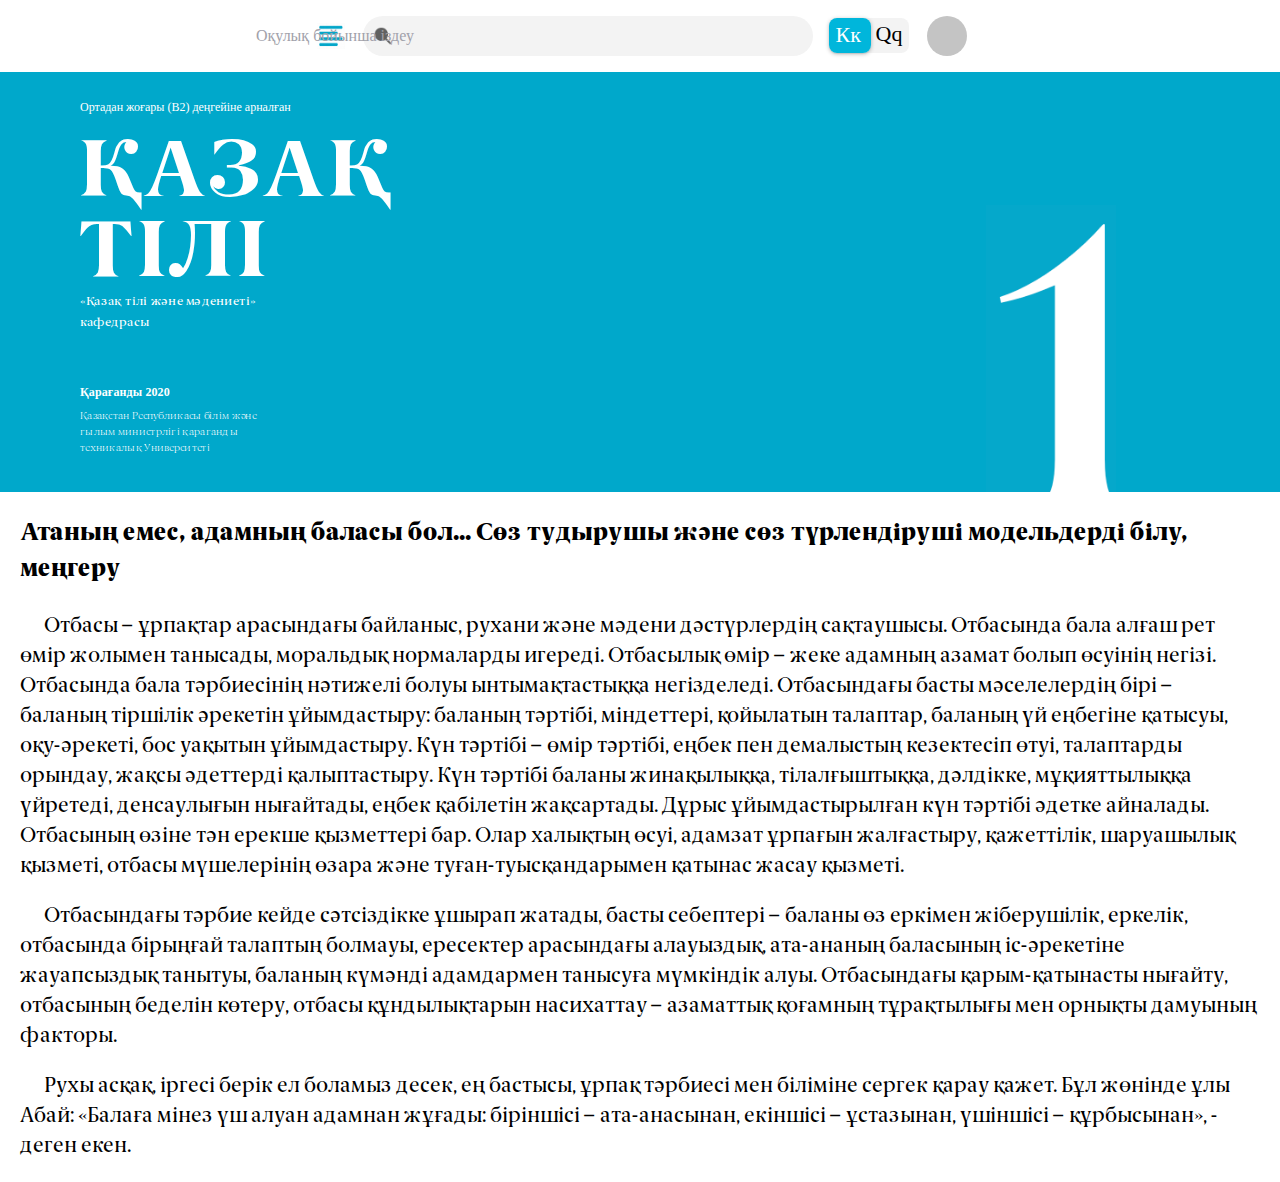
<file: index.html>
<!DOCTYPE.html>
<html>
<head>
	<link rel="stylesheet" type="text/css" href="course.css">
	<meta charset="utf-8">
	<meta name="viewport" content="width=device-width">
	<link rel="stylesheet" type="stylesheet/css" href="">
	<title>course</title>
</head>
	<body>
		<div class="wrapper">

			<div class="upper">
				<p class="logo">ҚАЗАҚ ТІЛІ</p>

				<input type="checkbox" id="modal"> 
				<label class="btn" for="modal"><img src="more.png" width="28" height="26" class="more"></label>

				<div class="find">
		 			<img src="find.png" width="20" class="find_img"> 
		 			<p class="find_text">Оқулық бойынша іздеу</p>
			 	</div>

			 	<div class="title">
			 			<p class="title_word">ҚАЗАҚ ТІЛІ</p>
			 		</div>

			 	<div class="lan">

			 		<div class="lanin">
			 			<p class="lanin_word">Кк</p>
			 		</div>

			 		<p class="q">Qq</p>

			 	</div>

			 	<div class="ava">
			 		
			 	</div>
			 
			 	


			 	<div class="menu">

			 		<div class="menu_title">
			 			<img src="info.png" width="24" height="24" class="info">
				 		<p class="menu_title_word">Мазмұны</p>
			 		</div>

			 		<div class="topics">
			 			<div class="first">
			 				<p class="first_topic1">1-такырып</p>
			 				<p class="first_name1">Атаның емес, адамның баласы бол...</p>
			 			</div>
			 			<div class="first2">
			 				<p class="first_topic">1-такырып</p>
			 				<p class="first_name">Атаның емес, адамның баласы бол...</p>
			 			</div>
			 			<div class="first2">
			 				<p class="first_topic">1-такырып</p>
			 				<p class="first_name">Атаның емес, адамның баласы бол...</p>
			 			</div>
			 			<div class="first2">
			 				<p class="first_topic">1-такырып</p>
			 				<p class="first_name">Атаның емес, адамның баласы бол...</p>
			 			</div>
			 			<div class="first2">
			 				<p class="first_topic">1-такырып</p>
			 				<p class="first_name">Атаның емес, адамның баласы бол...</p>
			 			</div>
			 		</div>

			 		<div class="dictionary">
			 			<img src="hz.png" width="20" height="20" class="dictionary_img">
			 			<p class="dictionary_word">Сөздік</p>
			 		</div>

			 		<div class="dictionary_text">
			 			<p>мазмұн — содержание</p>
						<p>мақсат — цель</p>
						<p>мақсаттылық — целесообразность; целеустремленность</p> 
						<p>маман — специалист </p>
						<p>мамандық — специальность </p>
						<p>маңызды — важный </p>
						<p>марапаттау — наградить </p>
						<p>мәдени — культурный </p>
						<p>мәжбүр — вынужденный </p>
						<p>мәжіліс — заседание </p>
						<p>мәлім — известный; известно </p>
						<p>мәлімдеу — заявить; извещать </p>
						<p>мәлімет — сведения </p>
						<p>мәміле — сделка</p>
						<p>мәпелеу — лелеять; относиться с любовью</p>
						<p>мекеме — учреждение </p>
						<p>мекен — место </p>
						<p>мекенжай — адрес </p>
						<p>меншік — собственность </p>
						<p>меңгеру — освоение </p>
						<p>меңгеруші — заведующий</p>
						<p>мерзім — срок</p>
						<p>мерейтой — юбилей</p>
						<p>мұрагер — наследник</p>
						<p>мұрагерлік — наследование</p>
						<p>мүдде — интерес</p>
						<p>мүлік — имущество</p>
						<p>мүмкіндік туғызу — предоставить возможность</p>
						<p>міндет — задача</p>
						<p>міндеттеме — обязательство</p>
						<p>міндеттену — обязываться; взять в обязательство</p>
						<p>міндетті — обязательный</p>
			 		</div>

			 	</div>

			</div>
			<div class="cover">
				<div class="cover_text">
					<p class="first_title">Ортадан жоғары (В2) деңгейіне арналған</p>
				 	<p class="second_title">ҚАЗАҚ ТІЛІ</p>
				 	<p class="third_title">«Қазақ тілі және мәдениеті» кафедрасы</p>
				 	<p class="fourth_title">Қарағанды 2020</p>
				 	<p class="fifth_title">Қазақстан Республикасы білім және ғылым министрлігі қарағанды техникалық Университеті</p>
				 	<!-- <p class="sixth_title">1</p> -->
				 	<img src="1.png" class="test">
				</div>
			</div>
			
			<div class="important_information">
				<p class="important_number">1–тақырып</p>
		 		<p class="important_title"><b>Атаның емес, адамның баласы бол... Сөз тудырушы және сөз түрлендіруші модельдерді білу, меңгеру
				</b></p>
				<p class="important_text">
					Отбасы – ұрпақтар арасындағы байланыс, рухани және мәдени дәстүрлердің сақтаушысы. Отбасында бала алғаш рет өмір жолымен танысады, моральдық нормаларды игереді. Отбасылық өмір – жеке адамның азамат болып өсуінің негізі. Отбасында бала тәрбиесінің нәтижелі болуы ынтымақтастыққа негізделеді. 
					Отбасындағы басты мәселелердің бірі – баланың тіршілік әрекетін ұйымдастыру: баланың тәртібі, міндеттері, қойылатын талаптар, баланың үй еңбегіне қатысуы, оқу-әрекеті, бос уақытын ұйымдастыру. Күн тәртібі – өмір тәртібі, еңбек пен демалыстың кезектесіп өтуі, талаптарды орындау, жақсы әдеттерді қалыптастыру. Күн тәртібі баланы жинақылыққа, тілалғыштыққа, дәлдікке, мұқияттылыққа үйретеді, денсаулығын нығайтады, еңбек қабілетін жақсартады. Дұрыс ұйымдастырылған күн тәртібі әдетке айналады. 
					Отбасының өзіне тән ерекше қызметтері бар. Олар халықтың өсуі, адамзат ұрпағын жалғастыру, қажеттілік, шаруашылық қызметі, отбасы мүшелерінің өзара және туған-туысқандарымен қатынас жасау қызметі. </p> 
				<p class="important_text">Отбасындағы тәрбие кейде сәтсіздікке ұшырап жатады, басты себептері – баланы өз еркімен жіберушілік, еркелік, отбасында бірыңғай талаптың болмауы, ересектер арасындағы алауыздық, ата-ананың баласының іс-әрекетіне жауапсыздық танытуы, баланың күмәнді адамдармен танысуға мүмкіндік алуы. 
					Отбасындағы қарым-қатынасты нығайту, отбасының беделін көтеру, отбасы құндылықтарын насихаттау – азаматтық қоғамның тұрақтылығы мен орнықты дамуының факторы. </p>
				<p class="important_text">Рухы асқақ, іргесі берік ел боламыз десек, ең бастысы, ұрпақ тәрбиесі мен біліміне сергек қарау қажет. Бұл жөнінде ұлы Абай: «Балаға мінез үш алуан адамнан жұғады: біріншісі – ата-анасынан, екіншісі – ұстазынан, үшіншісі – құрбысынан», - деген екен.</p>
			</div>

			<div class="tasks">
		 		<p class="tasks_title">Тапсырмалар:</p>
		 		
		 		<p class="tasks_text">Мәтінді оқыңыз.</p>
		 		<p class="tasks_text">Мәтіннен таныс емес жаңа сөздерді аудармасымен жазып, жаттап алыңыз. 
				</p>
		 		<p class="tasks_text">Адамгершілік туралы 10 мақал-мәтел жазып жаттаңыз. 
				</p>
		 		<p class="tasks_text">Мәтіннің мазмұны бойынша 8 сұрақ құрастырып, жауабын жазыңыз.
				</p>
		 		<p class="tasks_text">Мәтіннен сөз тудырушы, сөз түрлендіруші жұрнақтарды табыңыз. </p>
		 		<p class="tasks_text">Абайдың «Қара сөздерінен» үзінді жазыңыз.
				</p>
		 	</div>

		</div>
	</body>
</html>
</file>
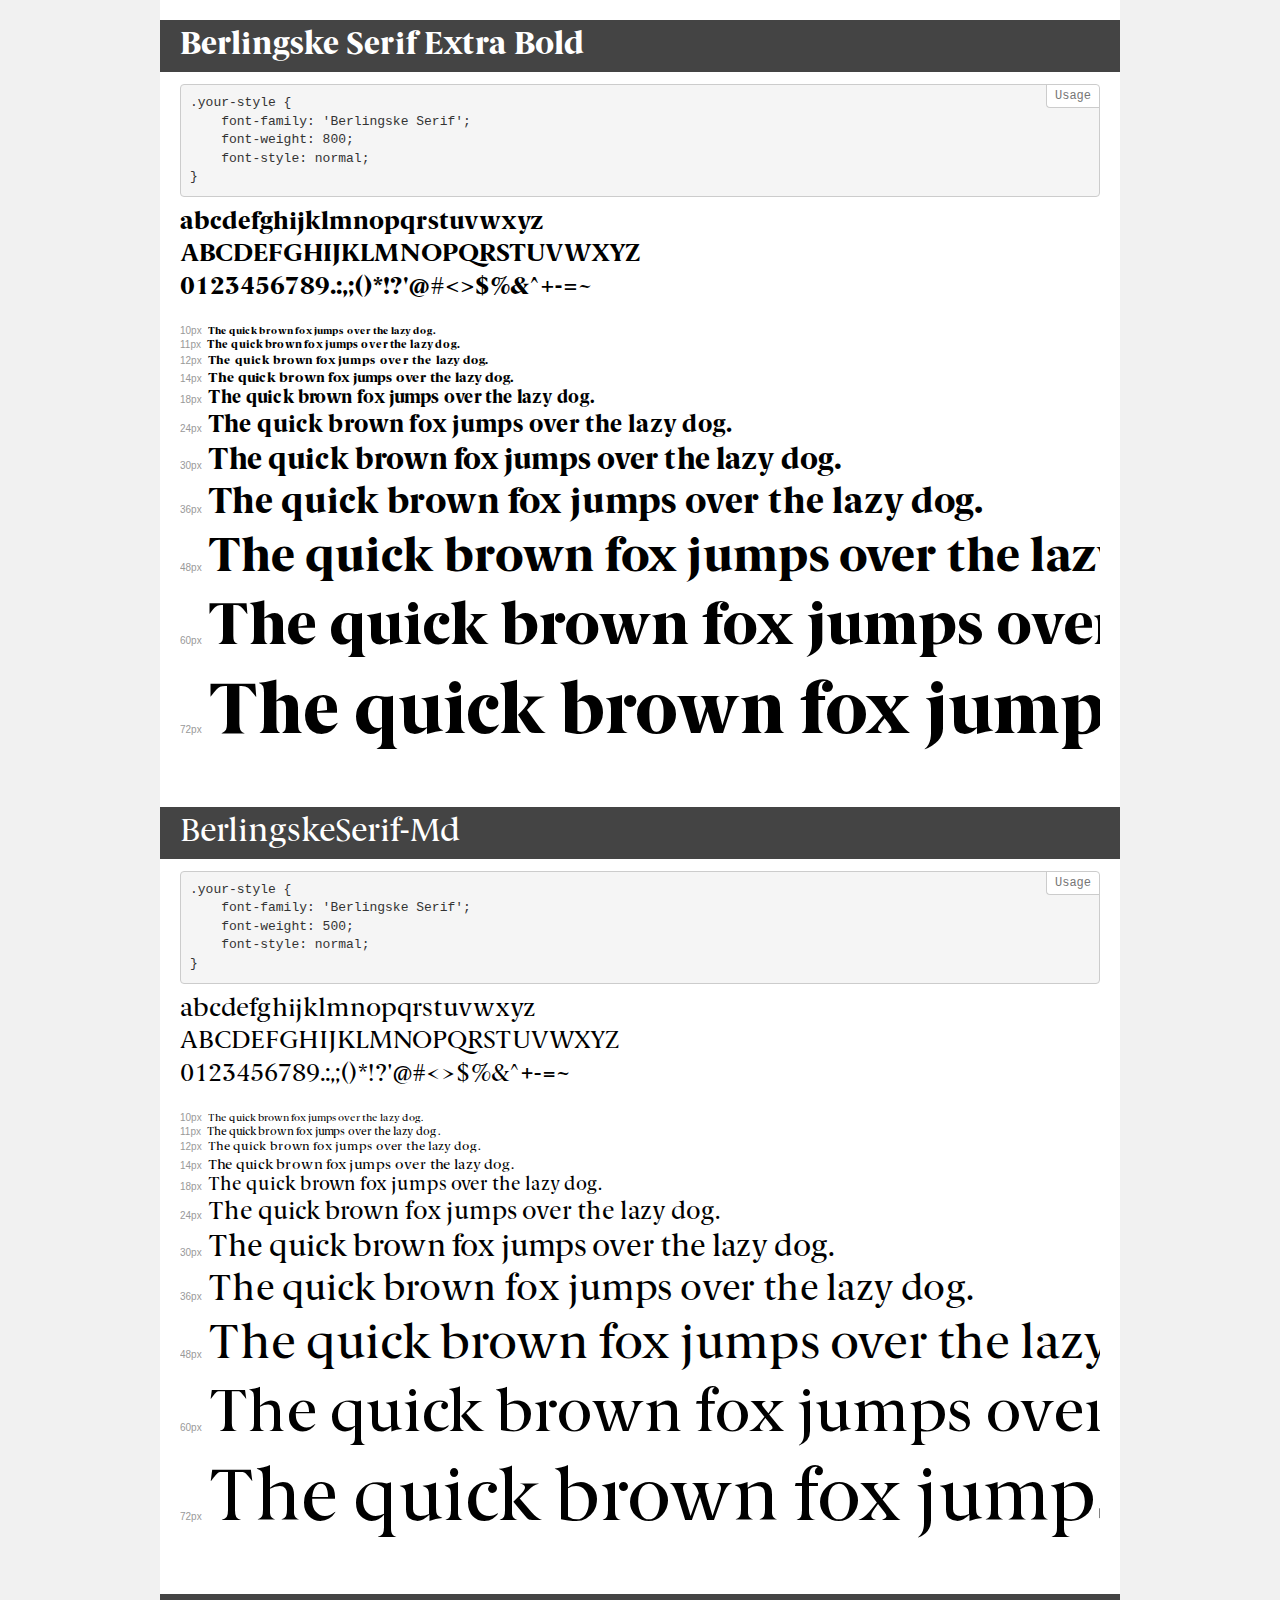
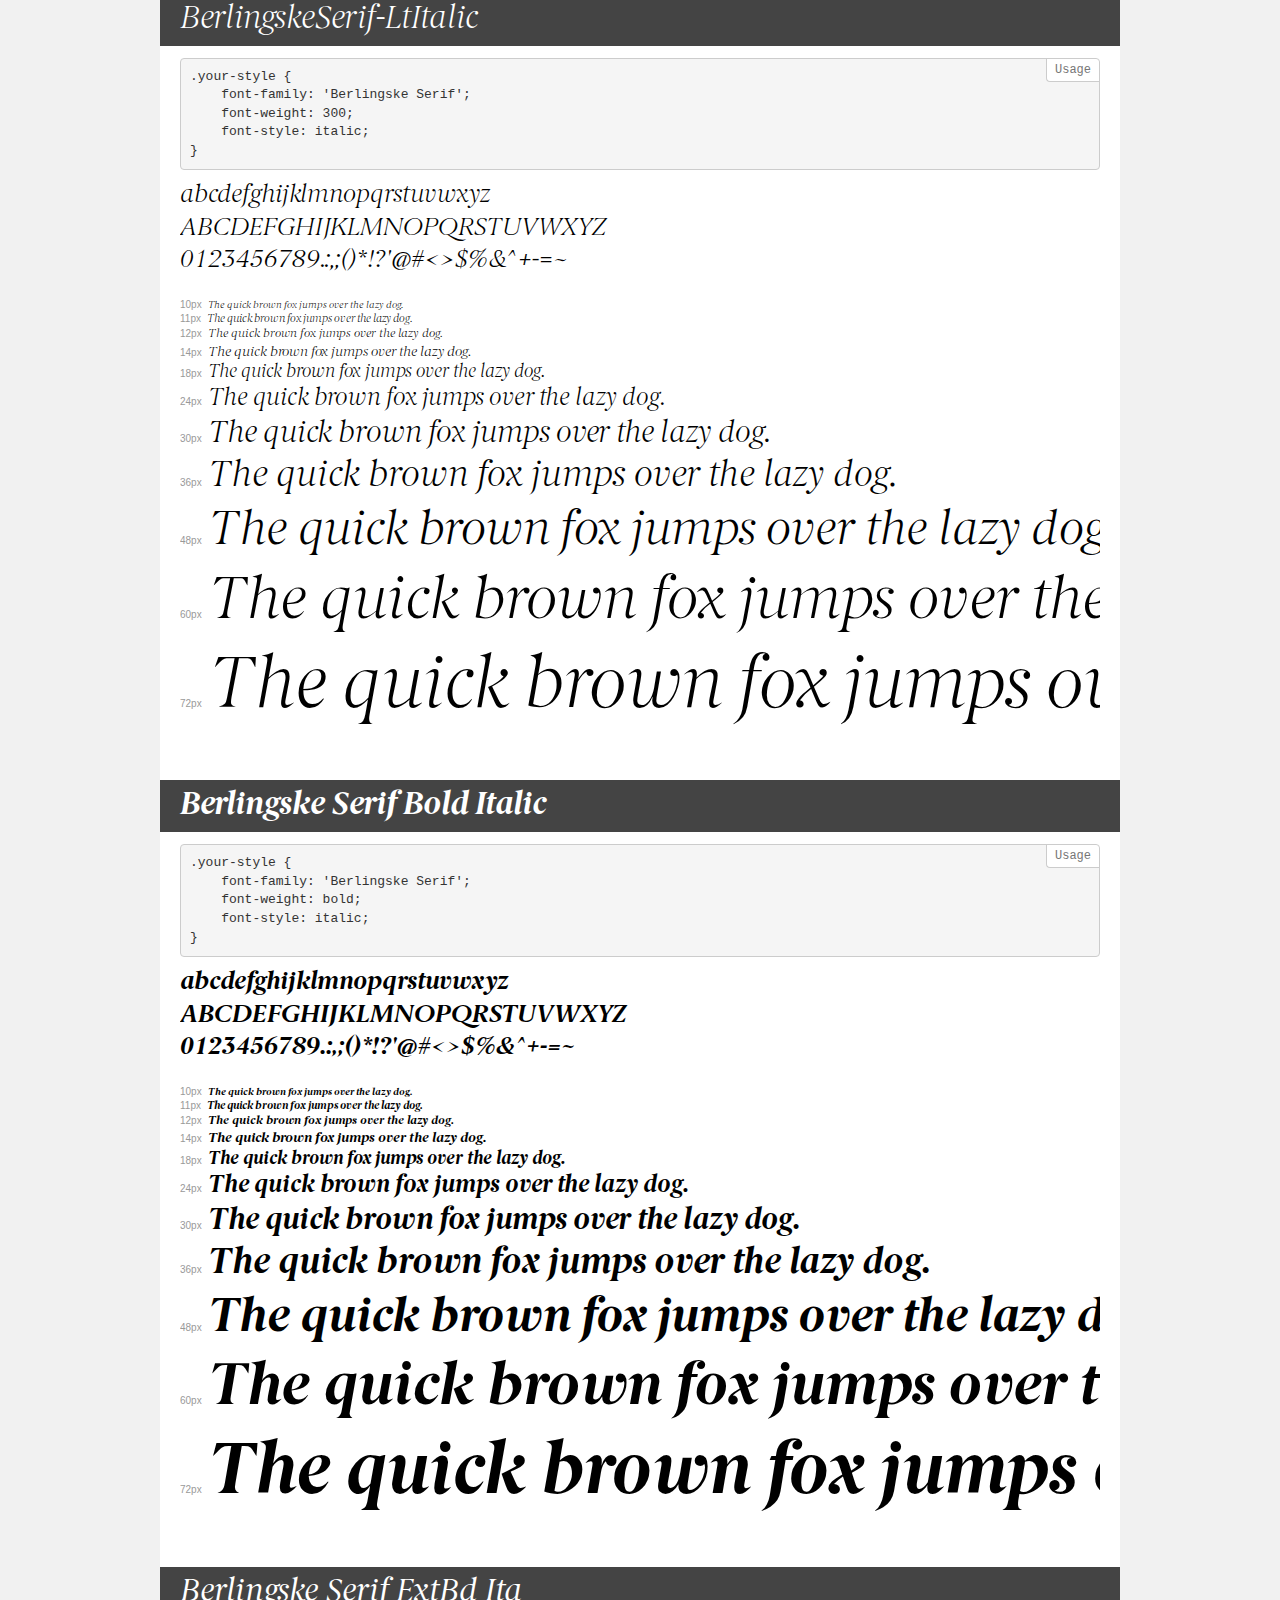
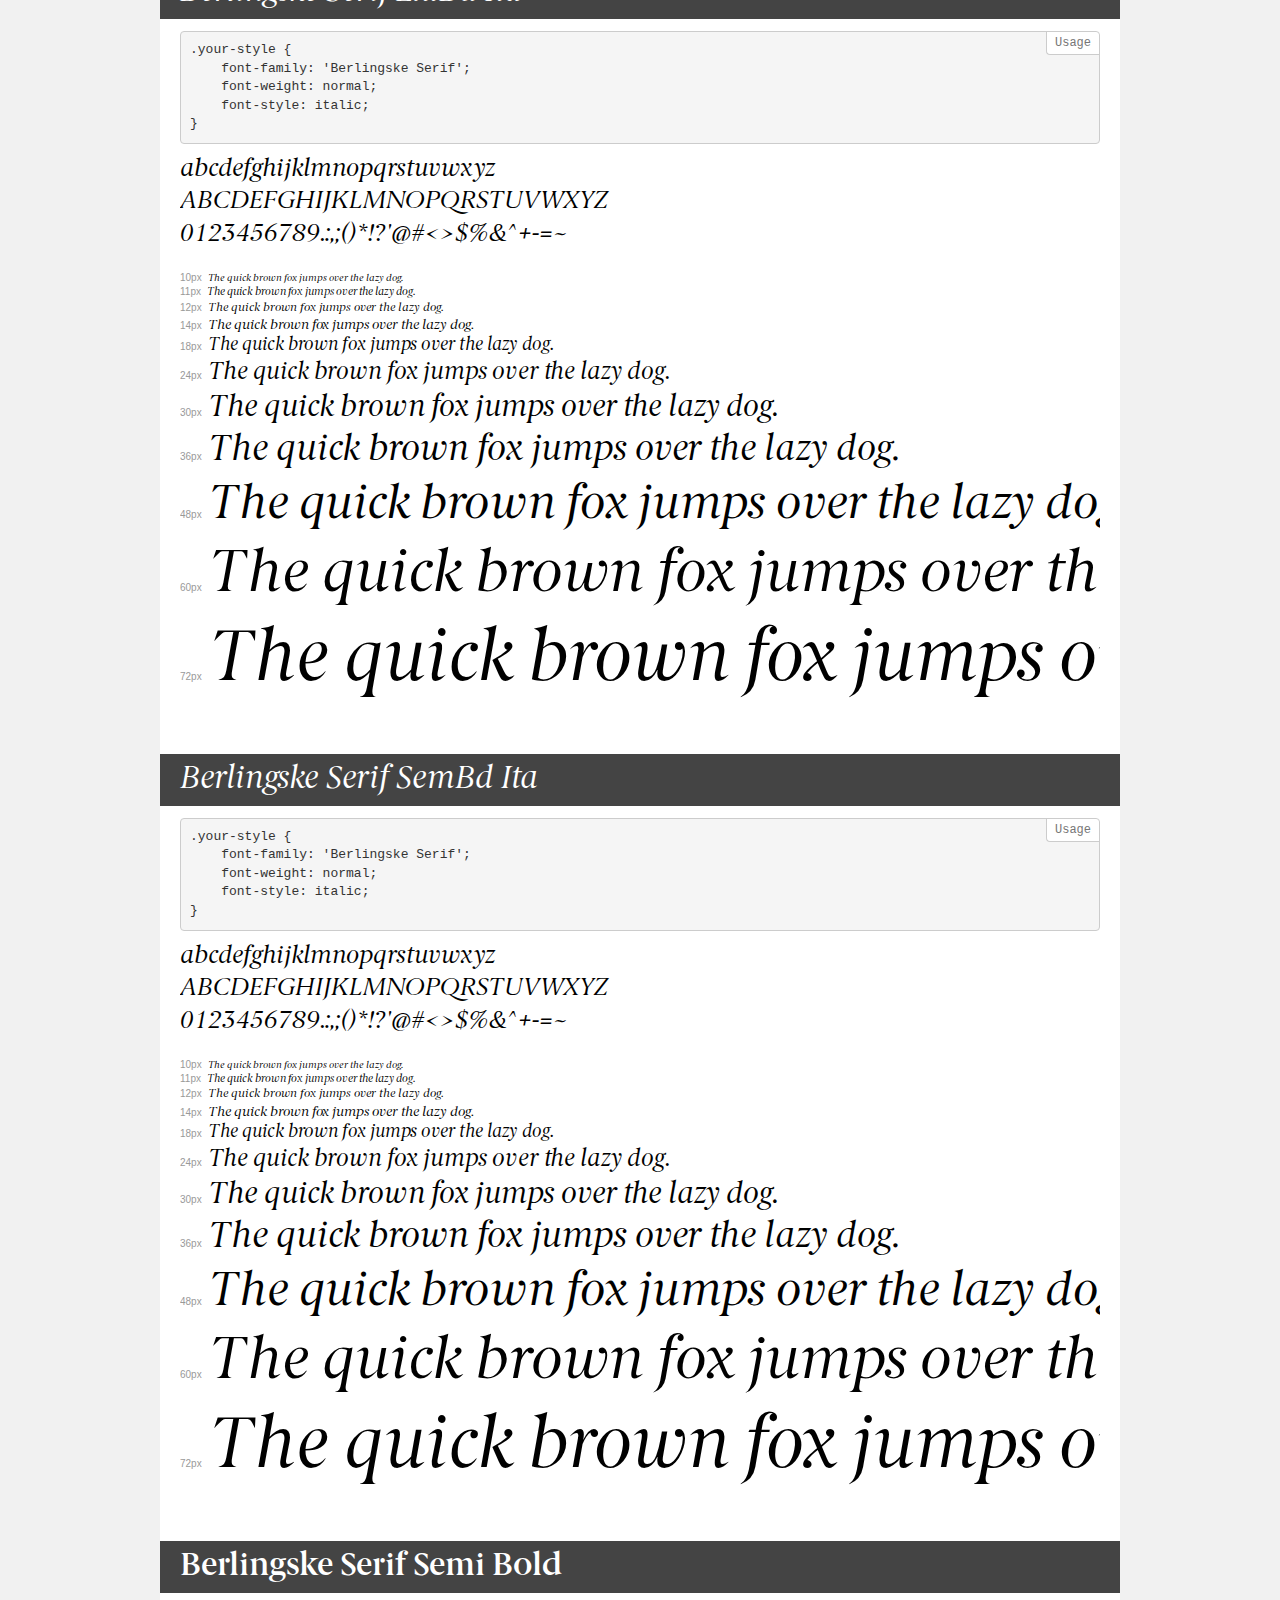
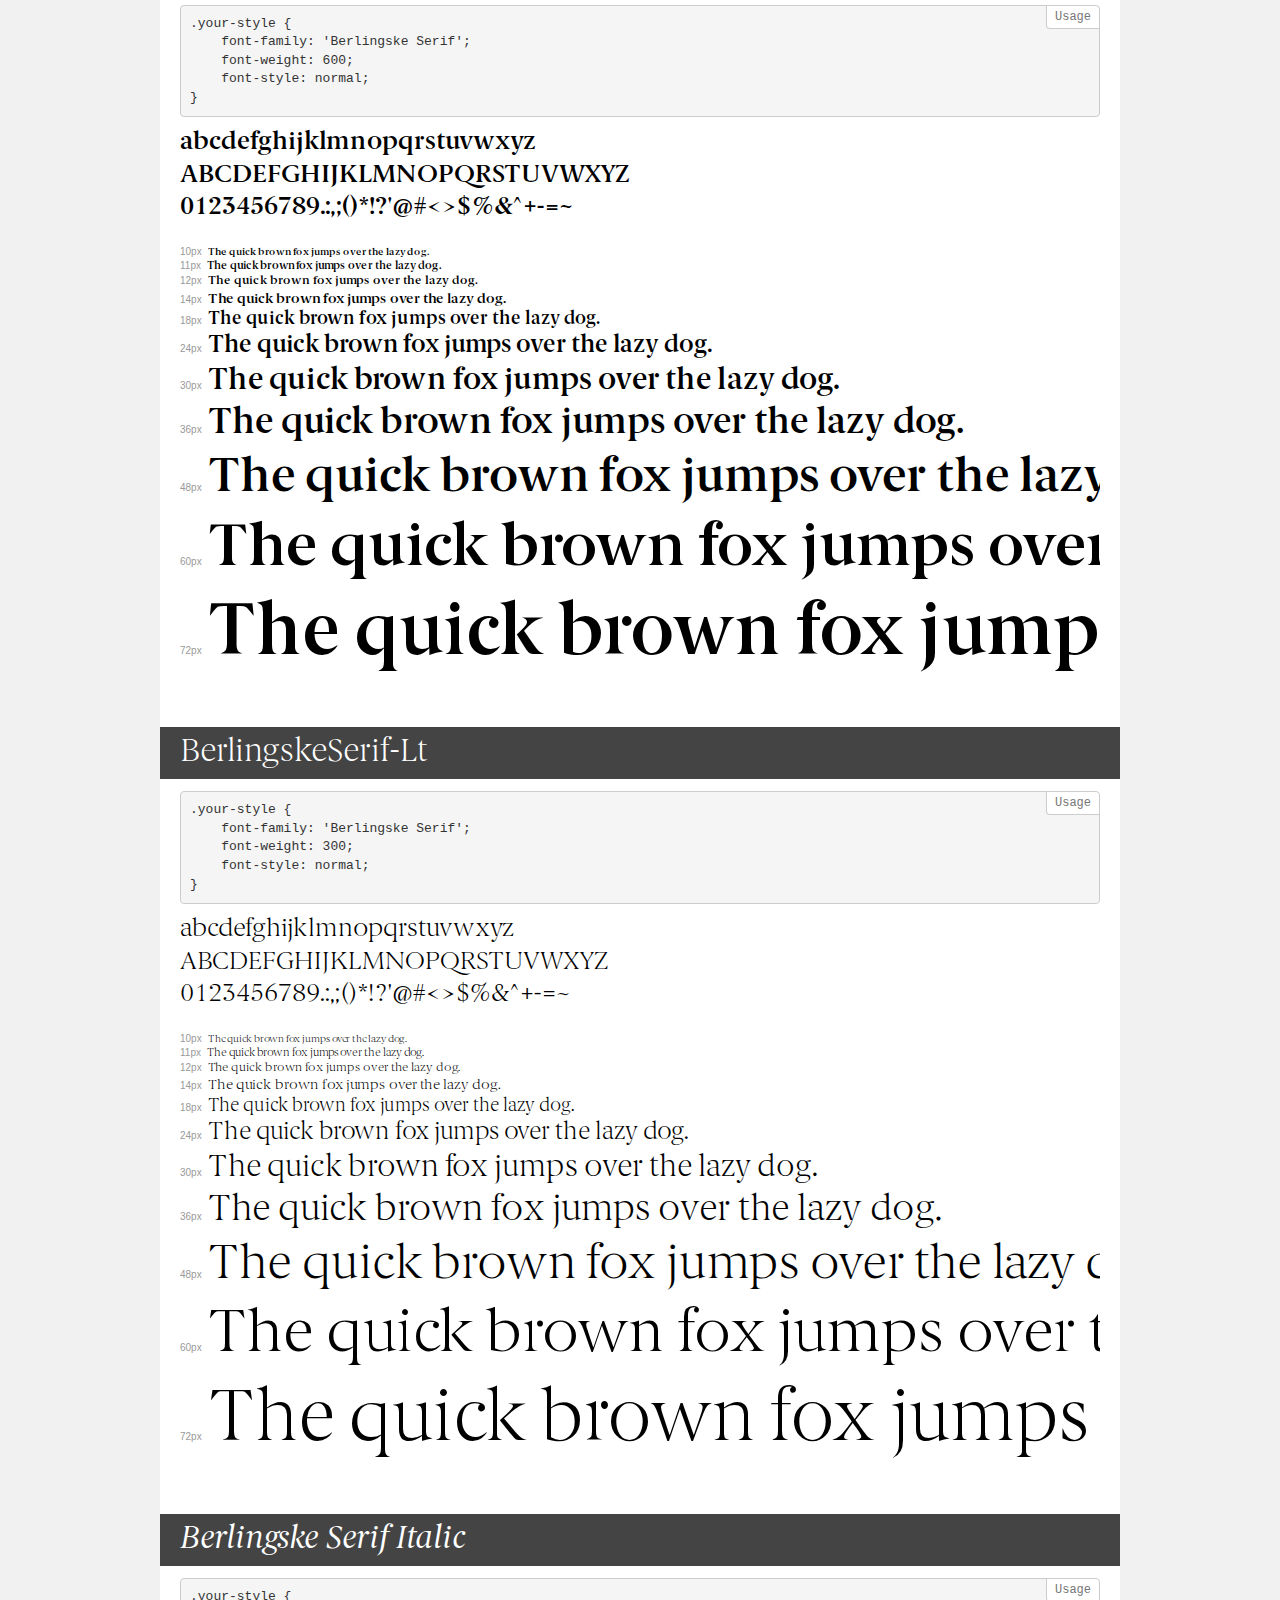
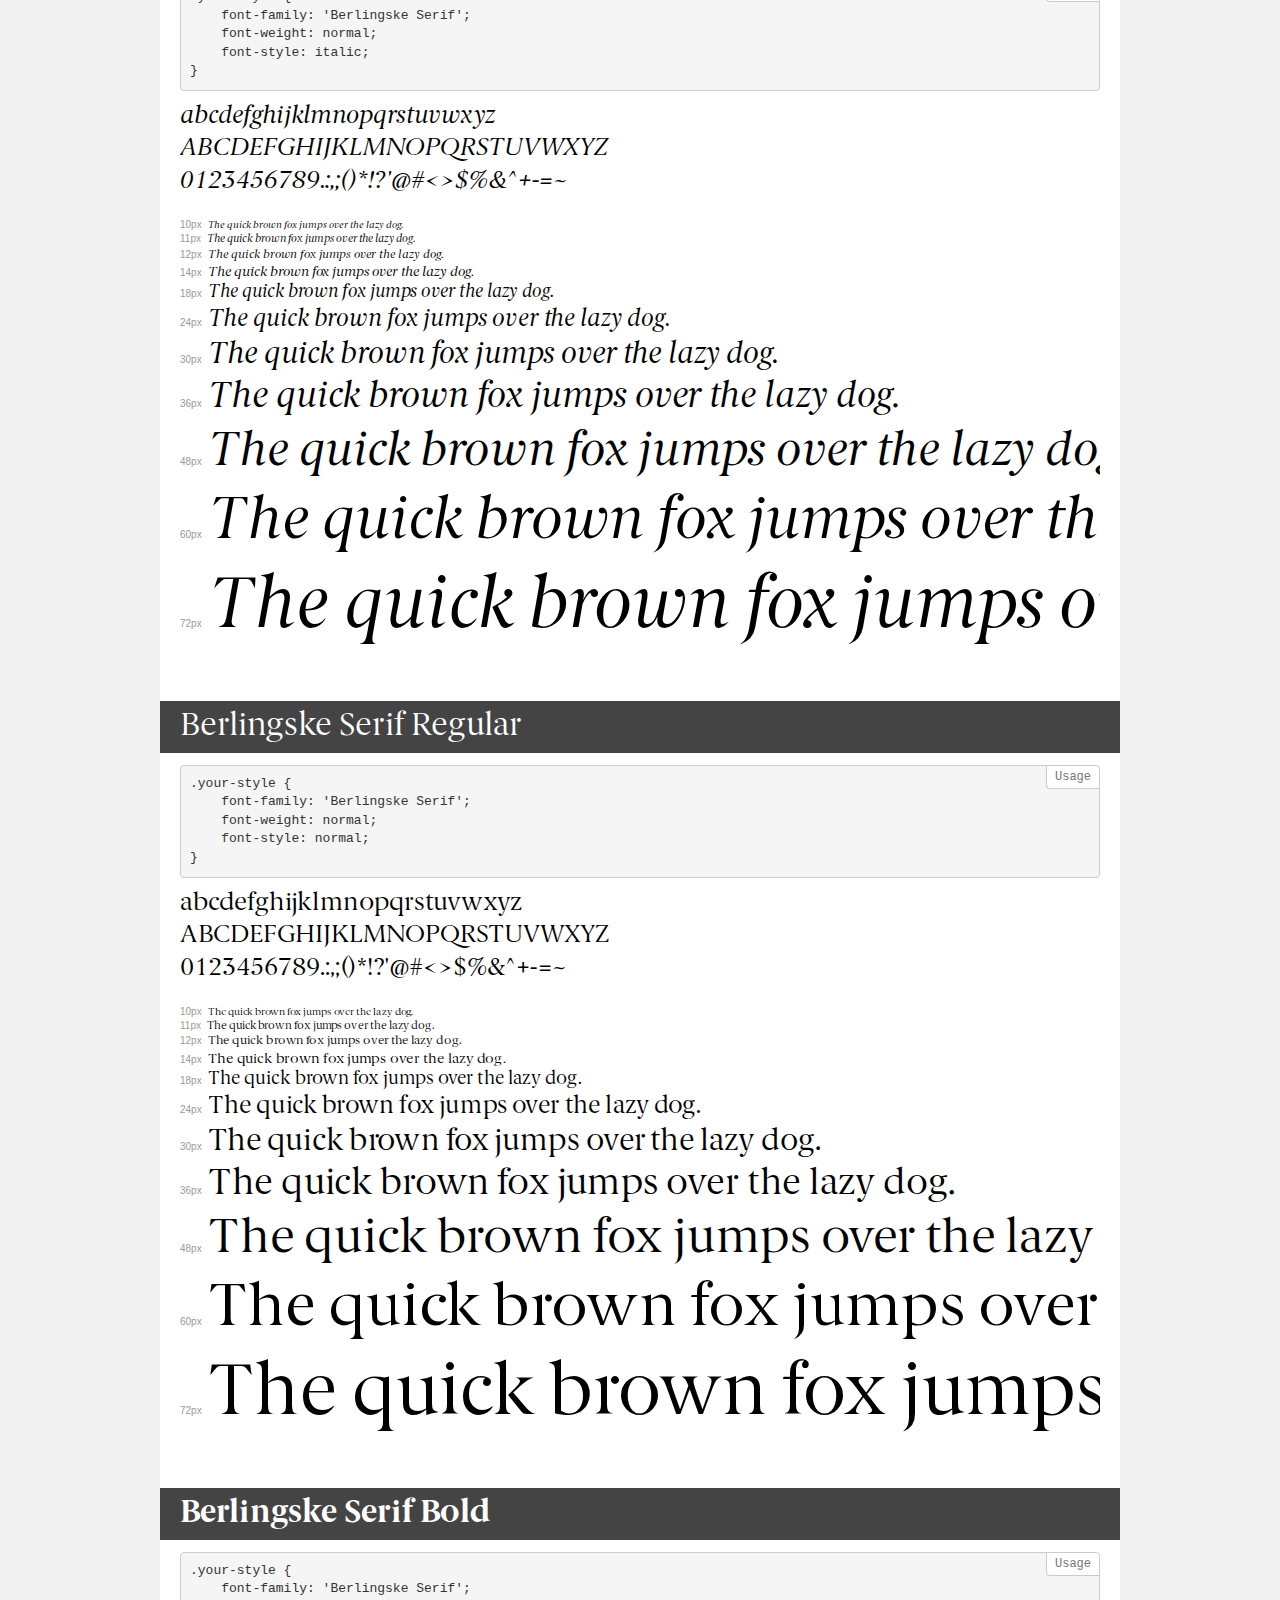
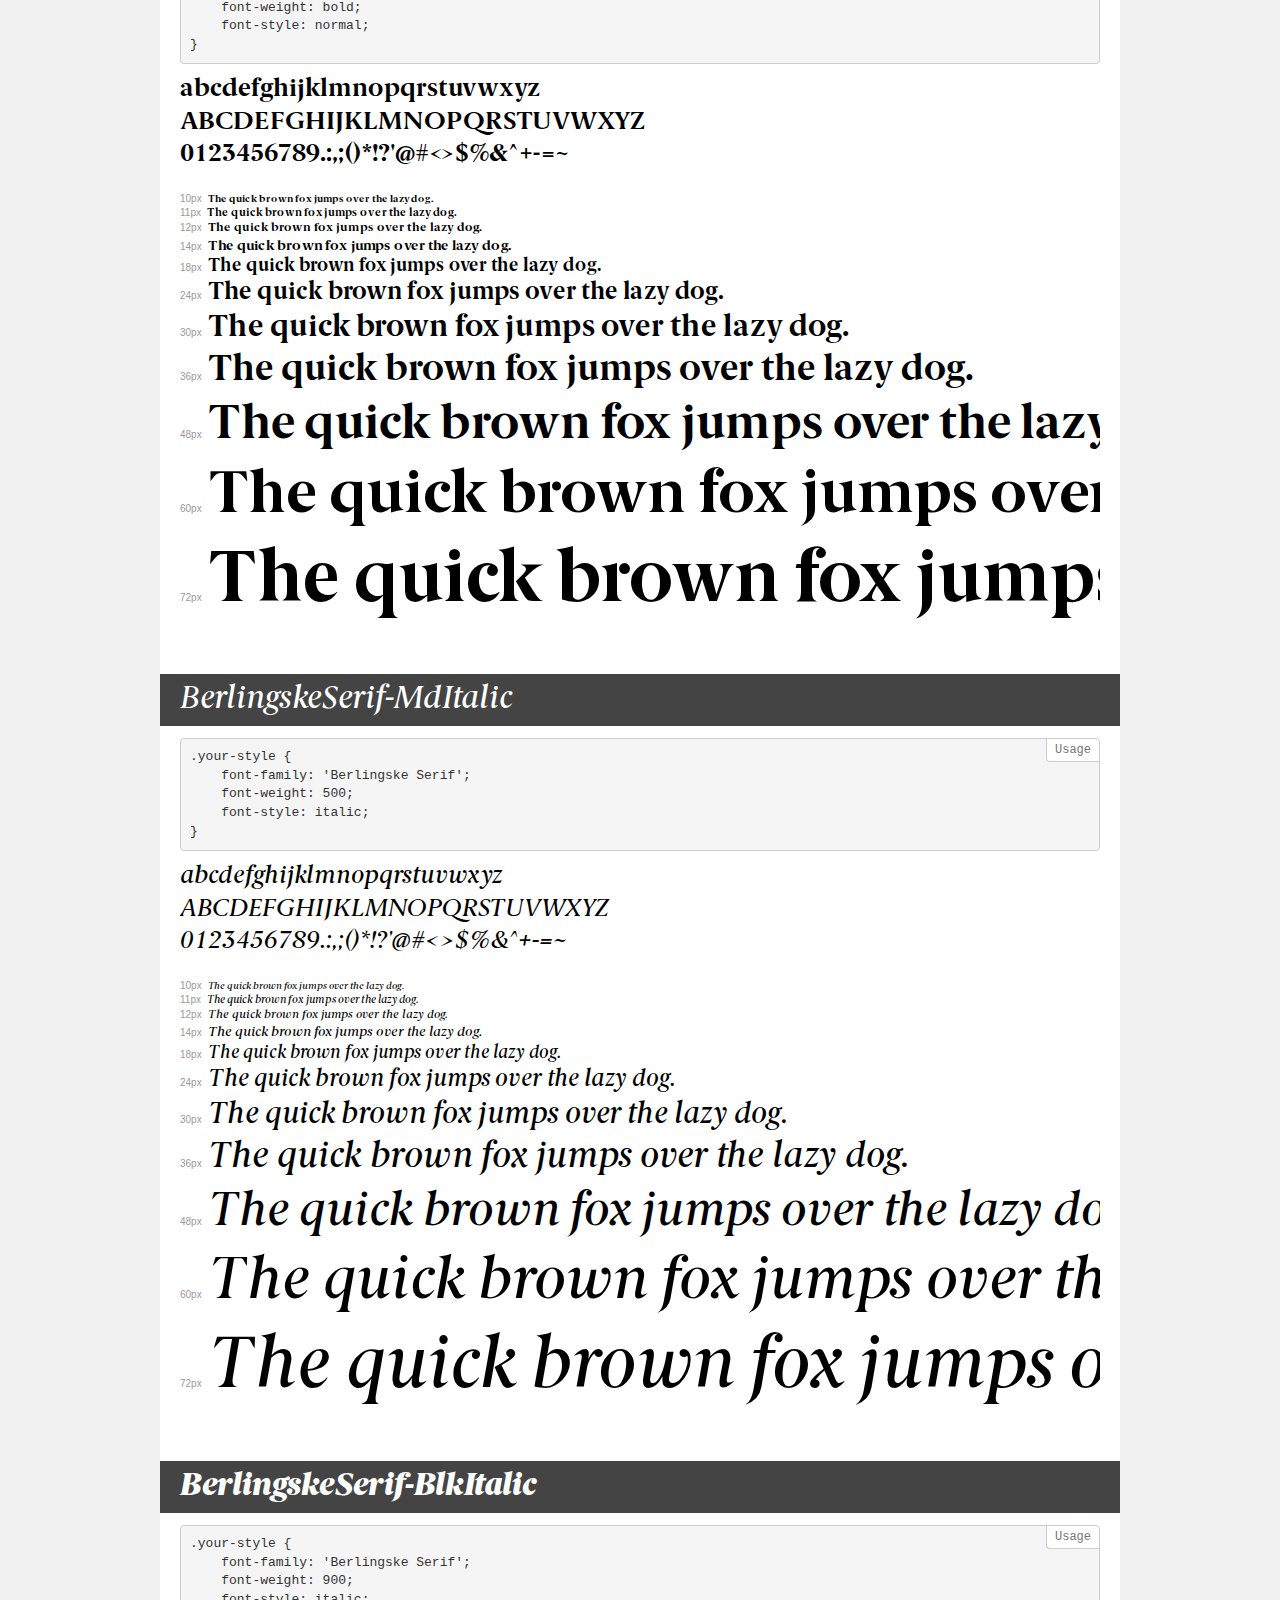
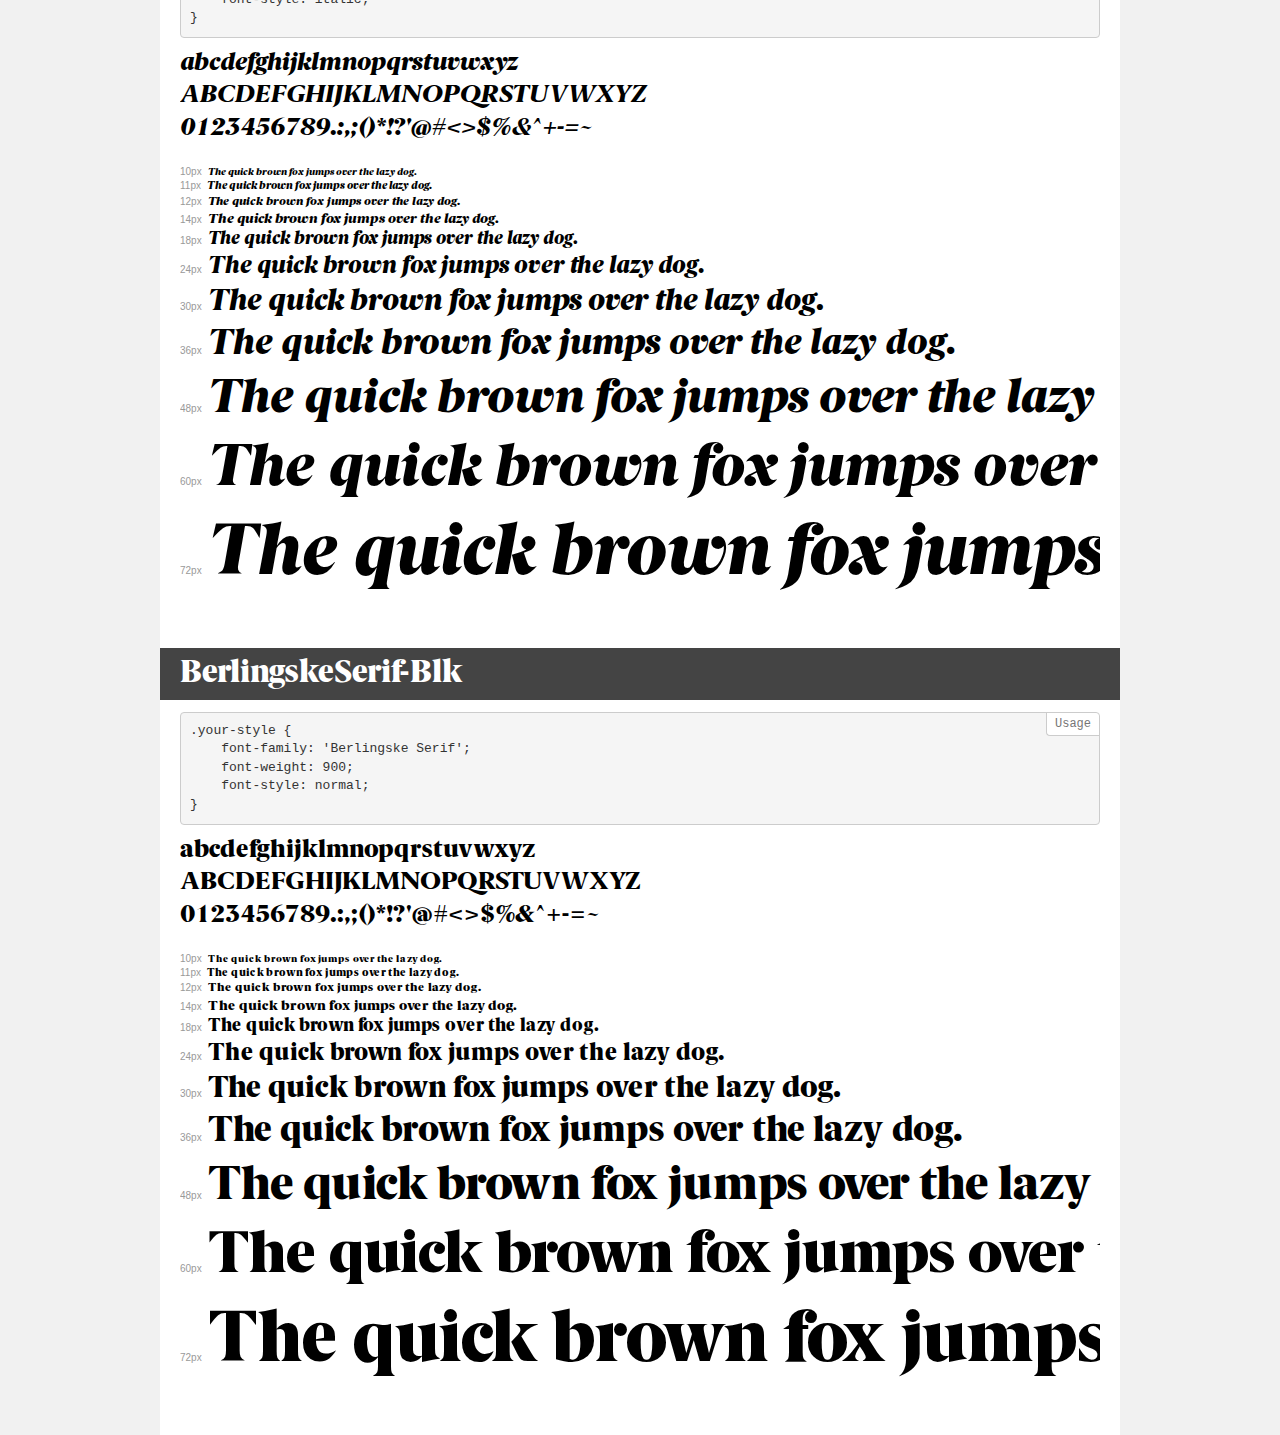
<file: demo.html>
<!DOCTYPE html>
<html>
<head>
    <meta charset="utf-8">
    <meta http-equiv="X-UA-Compatible" content="IE=edge">
    <meta name="viewport" content="width=device-width, initial-scale=1">
    <meta name="robots" content="noindex, noarchive">
    <meta name="format-detection" content="telephone=no">
    <title>Transfonter demo</title>
    <link href="stylesheet.css" rel="stylesheet">
    <style>
        /*
        http://meyerweb.com/eric/tools/css/reset/
        v2.0 | 20110126
        License: none (public domain)
        */
        html, body, div, span, applet, object, iframe,
        h1, h2, h3, h4, h5, h6, p, blockquote, pre,
        a, abbr, acronym, address, big, cite, code,
        del, dfn, em, img, ins, kbd, q, s, samp,
        small, strike, strong, sub, sup, tt, var,
        b, u, i, center,
        dl, dt, dd, ol, ul, li,
        fieldset, form, label, legend,
        table, caption, tbody, tfoot, thead, tr, th, td,
        article, aside, canvas, details, embed,
        figure, figcaption, footer, header, hgroup,
        menu, nav, output, ruby, section, summary,
        time, mark, audio, video {
            margin: 0;
            padding: 0;
            border: 0;
            font-size: 100%;
            font: inherit;
            vertical-align: baseline;
        }
        /* HTML5 display-role reset for older browsers */
        article, aside, details, figcaption, figure,
        footer, header, hgroup, menu, nav, section {
            display: block;
        }
        body {
            line-height: 1;
        }
        ol, ul {
            list-style: none;
        }
        blockquote, q {
            quotes: none;
        }
        blockquote:before, blockquote:after,
        q:before, q:after {
            content: '';
            content: none;
        }
        table {
            border-collapse: collapse;
            border-spacing: 0;
        }
        /* common styles */
        body {
            background: #f1f1f1;
            color: #000;
        }
        .page {
            background: #fff;
            width: 920px;
            margin: 0 auto;
            padding: 20px 20px 0 20px;
            overflow: hidden;
        }
        .font-container {
            overflow-x: auto;
            overflow-y: hidden;
            margin-bottom: 40px;
            line-height: 1.3;
            white-space: nowrap;
            padding-bottom: 5px;
        }
        h1 {
            position: relative;
            background: #444;
            font-size: 32px;
            color: #fff;
            padding: 10px 20px;
            margin: 0 -20px 12px -20px;
        }
        .letters {
            font-size: 25px;
            margin-bottom: 20px;
        }
        .s10:before {
            content: '10px';
        }
        .s11:before {
            content: '11px';
        }
        .s12:before {
            content: '12px';
        }
        .s14:before {
            content: '14px';
        }
        .s18:before {
            content: '18px';
        }
        .s24:before {
            content: '24px';
        }
        .s30:before {
            content: '30px';
        }
        .s36:before {
            content: '36px';
        }
        .s48:before {
            content: '48px';
        }
        .s60:before {
            content: '60px';
        }
        .s72:before {
            content: '72px';
        }
        .s10:before, .s11:before, .s12:before, .s14:before,
        .s18:before, .s24:before, .s30:before, .s36:before,
        .s48:before, .s60:before, .s72:before {
            font-family: Arial, sans-serif;
            font-size: 10px;
            font-weight: normal;
            font-style: normal;
            color: #999;
            padding-right: 6px;
        }
        pre {
            display: block;
            position: relative;
            padding: 9px;
            margin: 0 0 10px;
            font-family: Monaco, Menlo, Consolas, "Courier New", monospace !important;
            font-size: 13px;
            line-height: 1.428571429;
            color: #333;
            font-weight: normal !important;
            font-style: normal !important;
            background-color: #f5f5f5;
            border: 1px solid #ccc;
            overflow-x: auto;
            border-radius: 4px;
        }
        pre:after {
            display: block;
            position: absolute;
            right: 0;
            top: 0;
            content: 'Usage';
            line-height: 1;
            padding: 5px 8px;
            font-size: 12px;
            color: #767676;
            background-color: #fff;
            border: 1px solid #ccc;
            border-right: none;
            border-top: none;
            border-radius: 0 4px 0 4px;
            z-index: 10;
        }
        /* responsive */
        @media (max-width: 959px) {
            .page {
                width: auto;
                margin: 0;
            }
        }
    </style>
</head>
<body>
<div class="page">
    <div class="demo" style="font-family: 'Berlingske Serif'; font-weight: 800; font-style: normal;">
        <h1>Berlingske Serif Extra Bold</h1>
        <pre>.your-style {
    font-family: 'Berlingske Serif';
    font-weight: 800;
    font-style: normal;
}</pre>
        <div class="font-container">
            <p class="letters">
                abcdefghijklmnopqrstuvwxyz<br>
ABCDEFGHIJKLMNOPQRSTUVWXYZ<br>
                0123456789.:,;()*!?'@#<>$%&^+-=~
            </p>
            <p class="s10" style="font-size: 10px;">The quick brown fox jumps over the lazy dog.</p>
            <p class="s11" style="font-size: 11px;">The quick brown fox jumps over the lazy dog.</p>
            <p class="s12" style="font-size: 12px;">The quick brown fox jumps over the lazy dog.</p>
            <p class="s14" style="font-size: 14px;">The quick brown fox jumps over the lazy dog.</p>
            <p class="s18" style="font-size: 18px;">The quick brown fox jumps over the lazy dog.</p>
            <p class="s24" style="font-size: 24px;">The quick brown fox jumps over the lazy dog.</p>
            <p class="s30" style="font-size: 30px;">The quick brown fox jumps over the lazy dog.</p>
            <p class="s36" style="font-size: 36px;">The quick brown fox jumps over the lazy dog.</p>
            <p class="s48" style="font-size: 48px;">The quick brown fox jumps over the lazy dog.</p>
            <p class="s60" style="font-size: 60px;">The quick brown fox jumps over the lazy dog.</p>
            <p class="s72" style="font-size: 72px;">The quick brown fox jumps over the lazy dog.</p>
        </div>
    </div>
    <div class="demo" style="font-family: 'Berlingske Serif'; font-weight: 500; font-style: normal;">
        <h1>BerlingskeSerif-Md</h1>
        <pre>.your-style {
    font-family: 'Berlingske Serif';
    font-weight: 500;
    font-style: normal;
}</pre>
        <div class="font-container">
            <p class="letters">
                abcdefghijklmnopqrstuvwxyz<br>
ABCDEFGHIJKLMNOPQRSTUVWXYZ<br>
                0123456789.:,;()*!?'@#<>$%&^+-=~
            </p>
            <p class="s10" style="font-size: 10px;">The quick brown fox jumps over the lazy dog.</p>
            <p class="s11" style="font-size: 11px;">The quick brown fox jumps over the lazy dog.</p>
            <p class="s12" style="font-size: 12px;">The quick brown fox jumps over the lazy dog.</p>
            <p class="s14" style="font-size: 14px;">The quick brown fox jumps over the lazy dog.</p>
            <p class="s18" style="font-size: 18px;">The quick brown fox jumps over the lazy dog.</p>
            <p class="s24" style="font-size: 24px;">The quick brown fox jumps over the lazy dog.</p>
            <p class="s30" style="font-size: 30px;">The quick brown fox jumps over the lazy dog.</p>
            <p class="s36" style="font-size: 36px;">The quick brown fox jumps over the lazy dog.</p>
            <p class="s48" style="font-size: 48px;">The quick brown fox jumps over the lazy dog.</p>
            <p class="s60" style="font-size: 60px;">The quick brown fox jumps over the lazy dog.</p>
            <p class="s72" style="font-size: 72px;">The quick brown fox jumps over the lazy dog.</p>
        </div>
    </div>
    <div class="demo" style="font-family: 'Berlingske Serif'; font-weight: 300; font-style: italic;">
        <h1>BerlingskeSerif-LtItalic</h1>
        <pre>.your-style {
    font-family: 'Berlingske Serif';
    font-weight: 300;
    font-style: italic;
}</pre>
        <div class="font-container">
            <p class="letters">
                abcdefghijklmnopqrstuvwxyz<br>
ABCDEFGHIJKLMNOPQRSTUVWXYZ<br>
                0123456789.:,;()*!?'@#<>$%&^+-=~
            </p>
            <p class="s10" style="font-size: 10px;">The quick brown fox jumps over the lazy dog.</p>
            <p class="s11" style="font-size: 11px;">The quick brown fox jumps over the lazy dog.</p>
            <p class="s12" style="font-size: 12px;">The quick brown fox jumps over the lazy dog.</p>
            <p class="s14" style="font-size: 14px;">The quick brown fox jumps over the lazy dog.</p>
            <p class="s18" style="font-size: 18px;">The quick brown fox jumps over the lazy dog.</p>
            <p class="s24" style="font-size: 24px;">The quick brown fox jumps over the lazy dog.</p>
            <p class="s30" style="font-size: 30px;">The quick brown fox jumps over the lazy dog.</p>
            <p class="s36" style="font-size: 36px;">The quick brown fox jumps over the lazy dog.</p>
            <p class="s48" style="font-size: 48px;">The quick brown fox jumps over the lazy dog.</p>
            <p class="s60" style="font-size: 60px;">The quick brown fox jumps over the lazy dog.</p>
            <p class="s72" style="font-size: 72px;">The quick brown fox jumps over the lazy dog.</p>
        </div>
    </div>
    <div class="demo" style="font-family: 'Berlingske Serif'; font-weight: bold; font-style: italic;">
        <h1>Berlingske Serif Bold Italic</h1>
        <pre>.your-style {
    font-family: 'Berlingske Serif';
    font-weight: bold;
    font-style: italic;
}</pre>
        <div class="font-container">
            <p class="letters">
                abcdefghijklmnopqrstuvwxyz<br>
ABCDEFGHIJKLMNOPQRSTUVWXYZ<br>
                0123456789.:,;()*!?'@#<>$%&^+-=~
            </p>
            <p class="s10" style="font-size: 10px;">The quick brown fox jumps over the lazy dog.</p>
            <p class="s11" style="font-size: 11px;">The quick brown fox jumps over the lazy dog.</p>
            <p class="s12" style="font-size: 12px;">The quick brown fox jumps over the lazy dog.</p>
            <p class="s14" style="font-size: 14px;">The quick brown fox jumps over the lazy dog.</p>
            <p class="s18" style="font-size: 18px;">The quick brown fox jumps over the lazy dog.</p>
            <p class="s24" style="font-size: 24px;">The quick brown fox jumps over the lazy dog.</p>
            <p class="s30" style="font-size: 30px;">The quick brown fox jumps over the lazy dog.</p>
            <p class="s36" style="font-size: 36px;">The quick brown fox jumps over the lazy dog.</p>
            <p class="s48" style="font-size: 48px;">The quick brown fox jumps over the lazy dog.</p>
            <p class="s60" style="font-size: 60px;">The quick brown fox jumps over the lazy dog.</p>
            <p class="s72" style="font-size: 72px;">The quick brown fox jumps over the lazy dog.</p>
        </div>
    </div>
    <div class="demo" style="font-family: 'Berlingske Serif'; font-weight: normal; font-style: italic;">
        <h1>Berlingske Serif ExtBd Ita</h1>
        <pre>.your-style {
    font-family: 'Berlingske Serif';
    font-weight: normal;
    font-style: italic;
}</pre>
        <div class="font-container">
            <p class="letters">
                abcdefghijklmnopqrstuvwxyz<br>
ABCDEFGHIJKLMNOPQRSTUVWXYZ<br>
                0123456789.:,;()*!?'@#<>$%&^+-=~
            </p>
            <p class="s10" style="font-size: 10px;">The quick brown fox jumps over the lazy dog.</p>
            <p class="s11" style="font-size: 11px;">The quick brown fox jumps over the lazy dog.</p>
            <p class="s12" style="font-size: 12px;">The quick brown fox jumps over the lazy dog.</p>
            <p class="s14" style="font-size: 14px;">The quick brown fox jumps over the lazy dog.</p>
            <p class="s18" style="font-size: 18px;">The quick brown fox jumps over the lazy dog.</p>
            <p class="s24" style="font-size: 24px;">The quick brown fox jumps over the lazy dog.</p>
            <p class="s30" style="font-size: 30px;">The quick brown fox jumps over the lazy dog.</p>
            <p class="s36" style="font-size: 36px;">The quick brown fox jumps over the lazy dog.</p>
            <p class="s48" style="font-size: 48px;">The quick brown fox jumps over the lazy dog.</p>
            <p class="s60" style="font-size: 60px;">The quick brown fox jumps over the lazy dog.</p>
            <p class="s72" style="font-size: 72px;">The quick brown fox jumps over the lazy dog.</p>
        </div>
    </div>
    <div class="demo" style="font-family: 'Berlingske Serif'; font-weight: normal; font-style: italic;">
        <h1>Berlingske Serif SemBd Ita</h1>
        <pre>.your-style {
    font-family: 'Berlingske Serif';
    font-weight: normal;
    font-style: italic;
}</pre>
        <div class="font-container">
            <p class="letters">
                abcdefghijklmnopqrstuvwxyz<br>
ABCDEFGHIJKLMNOPQRSTUVWXYZ<br>
                0123456789.:,;()*!?'@#<>$%&^+-=~
            </p>
            <p class="s10" style="font-size: 10px;">The quick brown fox jumps over the lazy dog.</p>
            <p class="s11" style="font-size: 11px;">The quick brown fox jumps over the lazy dog.</p>
            <p class="s12" style="font-size: 12px;">The quick brown fox jumps over the lazy dog.</p>
            <p class="s14" style="font-size: 14px;">The quick brown fox jumps over the lazy dog.</p>
            <p class="s18" style="font-size: 18px;">The quick brown fox jumps over the lazy dog.</p>
            <p class="s24" style="font-size: 24px;">The quick brown fox jumps over the lazy dog.</p>
            <p class="s30" style="font-size: 30px;">The quick brown fox jumps over the lazy dog.</p>
            <p class="s36" style="font-size: 36px;">The quick brown fox jumps over the lazy dog.</p>
            <p class="s48" style="font-size: 48px;">The quick brown fox jumps over the lazy dog.</p>
            <p class="s60" style="font-size: 60px;">The quick brown fox jumps over the lazy dog.</p>
            <p class="s72" style="font-size: 72px;">The quick brown fox jumps over the lazy dog.</p>
        </div>
    </div>
    <div class="demo" style="font-family: 'Berlingske Serif'; font-weight: 600; font-style: normal;">
        <h1>Berlingske Serif Semi Bold</h1>
        <pre>.your-style {
    font-family: 'Berlingske Serif';
    font-weight: 600;
    font-style: normal;
}</pre>
        <div class="font-container">
            <p class="letters">
                abcdefghijklmnopqrstuvwxyz<br>
ABCDEFGHIJKLMNOPQRSTUVWXYZ<br>
                0123456789.:,;()*!?'@#<>$%&^+-=~
            </p>
            <p class="s10" style="font-size: 10px;">The quick brown fox jumps over the lazy dog.</p>
            <p class="s11" style="font-size: 11px;">The quick brown fox jumps over the lazy dog.</p>
            <p class="s12" style="font-size: 12px;">The quick brown fox jumps over the lazy dog.</p>
            <p class="s14" style="font-size: 14px;">The quick brown fox jumps over the lazy dog.</p>
            <p class="s18" style="font-size: 18px;">The quick brown fox jumps over the lazy dog.</p>
            <p class="s24" style="font-size: 24px;">The quick brown fox jumps over the lazy dog.</p>
            <p class="s30" style="font-size: 30px;">The quick brown fox jumps over the lazy dog.</p>
            <p class="s36" style="font-size: 36px;">The quick brown fox jumps over the lazy dog.</p>
            <p class="s48" style="font-size: 48px;">The quick brown fox jumps over the lazy dog.</p>
            <p class="s60" style="font-size: 60px;">The quick brown fox jumps over the lazy dog.</p>
            <p class="s72" style="font-size: 72px;">The quick brown fox jumps over the lazy dog.</p>
        </div>
    </div>
    <div class="demo" style="font-family: 'Berlingske Serif'; font-weight: 300; font-style: normal;">
        <h1>BerlingskeSerif-Lt</h1>
        <pre>.your-style {
    font-family: 'Berlingske Serif';
    font-weight: 300;
    font-style: normal;
}</pre>
        <div class="font-container">
            <p class="letters">
                abcdefghijklmnopqrstuvwxyz<br>
ABCDEFGHIJKLMNOPQRSTUVWXYZ<br>
                0123456789.:,;()*!?'@#<>$%&^+-=~
            </p>
            <p class="s10" style="font-size: 10px;">The quick brown fox jumps over the lazy dog.</p>
            <p class="s11" style="font-size: 11px;">The quick brown fox jumps over the lazy dog.</p>
            <p class="s12" style="font-size: 12px;">The quick brown fox jumps over the lazy dog.</p>
            <p class="s14" style="font-size: 14px;">The quick brown fox jumps over the lazy dog.</p>
            <p class="s18" style="font-size: 18px;">The quick brown fox jumps over the lazy dog.</p>
            <p class="s24" style="font-size: 24px;">The quick brown fox jumps over the lazy dog.</p>
            <p class="s30" style="font-size: 30px;">The quick brown fox jumps over the lazy dog.</p>
            <p class="s36" style="font-size: 36px;">The quick brown fox jumps over the lazy dog.</p>
            <p class="s48" style="font-size: 48px;">The quick brown fox jumps over the lazy dog.</p>
            <p class="s60" style="font-size: 60px;">The quick brown fox jumps over the lazy dog.</p>
            <p class="s72" style="font-size: 72px;">The quick brown fox jumps over the lazy dog.</p>
        </div>
    </div>
    <div class="demo" style="font-family: 'Berlingske Serif'; font-weight: normal; font-style: italic;">
        <h1>Berlingske Serif Italic</h1>
        <pre>.your-style {
    font-family: 'Berlingske Serif';
    font-weight: normal;
    font-style: italic;
}</pre>
        <div class="font-container">
            <p class="letters">
                abcdefghijklmnopqrstuvwxyz<br>
ABCDEFGHIJKLMNOPQRSTUVWXYZ<br>
                0123456789.:,;()*!?'@#<>$%&^+-=~
            </p>
            <p class="s10" style="font-size: 10px;">The quick brown fox jumps over the lazy dog.</p>
            <p class="s11" style="font-size: 11px;">The quick brown fox jumps over the lazy dog.</p>
            <p class="s12" style="font-size: 12px;">The quick brown fox jumps over the lazy dog.</p>
            <p class="s14" style="font-size: 14px;">The quick brown fox jumps over the lazy dog.</p>
            <p class="s18" style="font-size: 18px;">The quick brown fox jumps over the lazy dog.</p>
            <p class="s24" style="font-size: 24px;">The quick brown fox jumps over the lazy dog.</p>
            <p class="s30" style="font-size: 30px;">The quick brown fox jumps over the lazy dog.</p>
            <p class="s36" style="font-size: 36px;">The quick brown fox jumps over the lazy dog.</p>
            <p class="s48" style="font-size: 48px;">The quick brown fox jumps over the lazy dog.</p>
            <p class="s60" style="font-size: 60px;">The quick brown fox jumps over the lazy dog.</p>
            <p class="s72" style="font-size: 72px;">The quick brown fox jumps over the lazy dog.</p>
        </div>
    </div>
    <div class="demo" style="font-family: 'Berlingske Serif'; font-weight: normal; font-style: normal;">
        <h1>Berlingske Serif Regular</h1>
        <pre>.your-style {
    font-family: 'Berlingske Serif';
    font-weight: normal;
    font-style: normal;
}</pre>
        <div class="font-container">
            <p class="letters">
                abcdefghijklmnopqrstuvwxyz<br>
ABCDEFGHIJKLMNOPQRSTUVWXYZ<br>
                0123456789.:,;()*!?'@#<>$%&^+-=~
            </p>
            <p class="s10" style="font-size: 10px;">The quick brown fox jumps over the lazy dog.</p>
            <p class="s11" style="font-size: 11px;">The quick brown fox jumps over the lazy dog.</p>
            <p class="s12" style="font-size: 12px;">The quick brown fox jumps over the lazy dog.</p>
            <p class="s14" style="font-size: 14px;">The quick brown fox jumps over the lazy dog.</p>
            <p class="s18" style="font-size: 18px;">The quick brown fox jumps over the lazy dog.</p>
            <p class="s24" style="font-size: 24px;">The quick brown fox jumps over the lazy dog.</p>
            <p class="s30" style="font-size: 30px;">The quick brown fox jumps over the lazy dog.</p>
            <p class="s36" style="font-size: 36px;">The quick brown fox jumps over the lazy dog.</p>
            <p class="s48" style="font-size: 48px;">The quick brown fox jumps over the lazy dog.</p>
            <p class="s60" style="font-size: 60px;">The quick brown fox jumps over the lazy dog.</p>
            <p class="s72" style="font-size: 72px;">The quick brown fox jumps over the lazy dog.</p>
        </div>
    </div>
    <div class="demo" style="font-family: 'Berlingske Serif'; font-weight: bold; font-style: normal;">
        <h1>Berlingske Serif Bold</h1>
        <pre>.your-style {
    font-family: 'Berlingske Serif';
    font-weight: bold;
    font-style: normal;
}</pre>
        <div class="font-container">
            <p class="letters">
                abcdefghijklmnopqrstuvwxyz<br>
ABCDEFGHIJKLMNOPQRSTUVWXYZ<br>
                0123456789.:,;()*!?'@#<>$%&^+-=~
            </p>
            <p class="s10" style="font-size: 10px;">The quick brown fox jumps over the lazy dog.</p>
            <p class="s11" style="font-size: 11px;">The quick brown fox jumps over the lazy dog.</p>
            <p class="s12" style="font-size: 12px;">The quick brown fox jumps over the lazy dog.</p>
            <p class="s14" style="font-size: 14px;">The quick brown fox jumps over the lazy dog.</p>
            <p class="s18" style="font-size: 18px;">The quick brown fox jumps over the lazy dog.</p>
            <p class="s24" style="font-size: 24px;">The quick brown fox jumps over the lazy dog.</p>
            <p class="s30" style="font-size: 30px;">The quick brown fox jumps over the lazy dog.</p>
            <p class="s36" style="font-size: 36px;">The quick brown fox jumps over the lazy dog.</p>
            <p class="s48" style="font-size: 48px;">The quick brown fox jumps over the lazy dog.</p>
            <p class="s60" style="font-size: 60px;">The quick brown fox jumps over the lazy dog.</p>
            <p class="s72" style="font-size: 72px;">The quick brown fox jumps over the lazy dog.</p>
        </div>
    </div>
    <div class="demo" style="font-family: 'Berlingske Serif'; font-weight: 500; font-style: italic;">
        <h1>BerlingskeSerif-MdItalic</h1>
        <pre>.your-style {
    font-family: 'Berlingske Serif';
    font-weight: 500;
    font-style: italic;
}</pre>
        <div class="font-container">
            <p class="letters">
                abcdefghijklmnopqrstuvwxyz<br>
ABCDEFGHIJKLMNOPQRSTUVWXYZ<br>
                0123456789.:,;()*!?'@#<>$%&^+-=~
            </p>
            <p class="s10" style="font-size: 10px;">The quick brown fox jumps over the lazy dog.</p>
            <p class="s11" style="font-size: 11px;">The quick brown fox jumps over the lazy dog.</p>
            <p class="s12" style="font-size: 12px;">The quick brown fox jumps over the lazy dog.</p>
            <p class="s14" style="font-size: 14px;">The quick brown fox jumps over the lazy dog.</p>
            <p class="s18" style="font-size: 18px;">The quick brown fox jumps over the lazy dog.</p>
            <p class="s24" style="font-size: 24px;">The quick brown fox jumps over the lazy dog.</p>
            <p class="s30" style="font-size: 30px;">The quick brown fox jumps over the lazy dog.</p>
            <p class="s36" style="font-size: 36px;">The quick brown fox jumps over the lazy dog.</p>
            <p class="s48" style="font-size: 48px;">The quick brown fox jumps over the lazy dog.</p>
            <p class="s60" style="font-size: 60px;">The quick brown fox jumps over the lazy dog.</p>
            <p class="s72" style="font-size: 72px;">The quick brown fox jumps over the lazy dog.</p>
        </div>
    </div>
    <div class="demo" style="font-family: 'Berlingske Serif'; font-weight: 900; font-style: italic;">
        <h1>BerlingskeSerif-BlkItalic</h1>
        <pre>.your-style {
    font-family: 'Berlingske Serif';
    font-weight: 900;
    font-style: italic;
}</pre>
        <div class="font-container">
            <p class="letters">
                abcdefghijklmnopqrstuvwxyz<br>
ABCDEFGHIJKLMNOPQRSTUVWXYZ<br>
                0123456789.:,;()*!?'@#<>$%&^+-=~
            </p>
            <p class="s10" style="font-size: 10px;">The quick brown fox jumps over the lazy dog.</p>
            <p class="s11" style="font-size: 11px;">The quick brown fox jumps over the lazy dog.</p>
            <p class="s12" style="font-size: 12px;">The quick brown fox jumps over the lazy dog.</p>
            <p class="s14" style="font-size: 14px;">The quick brown fox jumps over the lazy dog.</p>
            <p class="s18" style="font-size: 18px;">The quick brown fox jumps over the lazy dog.</p>
            <p class="s24" style="font-size: 24px;">The quick brown fox jumps over the lazy dog.</p>
            <p class="s30" style="font-size: 30px;">The quick brown fox jumps over the lazy dog.</p>
            <p class="s36" style="font-size: 36px;">The quick brown fox jumps over the lazy dog.</p>
            <p class="s48" style="font-size: 48px;">The quick brown fox jumps over the lazy dog.</p>
            <p class="s60" style="font-size: 60px;">The quick brown fox jumps over the lazy dog.</p>
            <p class="s72" style="font-size: 72px;">The quick brown fox jumps over the lazy dog.</p>
        </div>
    </div>
    <div class="demo" style="font-family: 'Berlingske Serif'; font-weight: 900; font-style: normal;">
        <h1>BerlingskeSerif-Blk</h1>
        <pre>.your-style {
    font-family: 'Berlingske Serif';
    font-weight: 900;
    font-style: normal;
}</pre>
        <div class="font-container">
            <p class="letters">
                abcdefghijklmnopqrstuvwxyz<br>
ABCDEFGHIJKLMNOPQRSTUVWXYZ<br>
                0123456789.:,;()*!?'@#<>$%&^+-=~
            </p>
            <p class="s10" style="font-size: 10px;">The quick brown fox jumps over the lazy dog.</p>
            <p class="s11" style="font-size: 11px;">The quick brown fox jumps over the lazy dog.</p>
            <p class="s12" style="font-size: 12px;">The quick brown fox jumps over the lazy dog.</p>
            <p class="s14" style="font-size: 14px;">The quick brown fox jumps over the lazy dog.</p>
            <p class="s18" style="font-size: 18px;">The quick brown fox jumps over the lazy dog.</p>
            <p class="s24" style="font-size: 24px;">The quick brown fox jumps over the lazy dog.</p>
            <p class="s30" style="font-size: 30px;">The quick brown fox jumps over the lazy dog.</p>
            <p class="s36" style="font-size: 36px;">The quick brown fox jumps over the lazy dog.</p>
            <p class="s48" style="font-size: 48px;">The quick brown fox jumps over the lazy dog.</p>
            <p class="s60" style="font-size: 60px;">The quick brown fox jumps over the lazy dog.</p>
            <p class="s72" style="font-size: 72px;">The quick brown fox jumps over the lazy dog.</p>
        </div>
    </div>
</div>
</body>
</html>
</file>
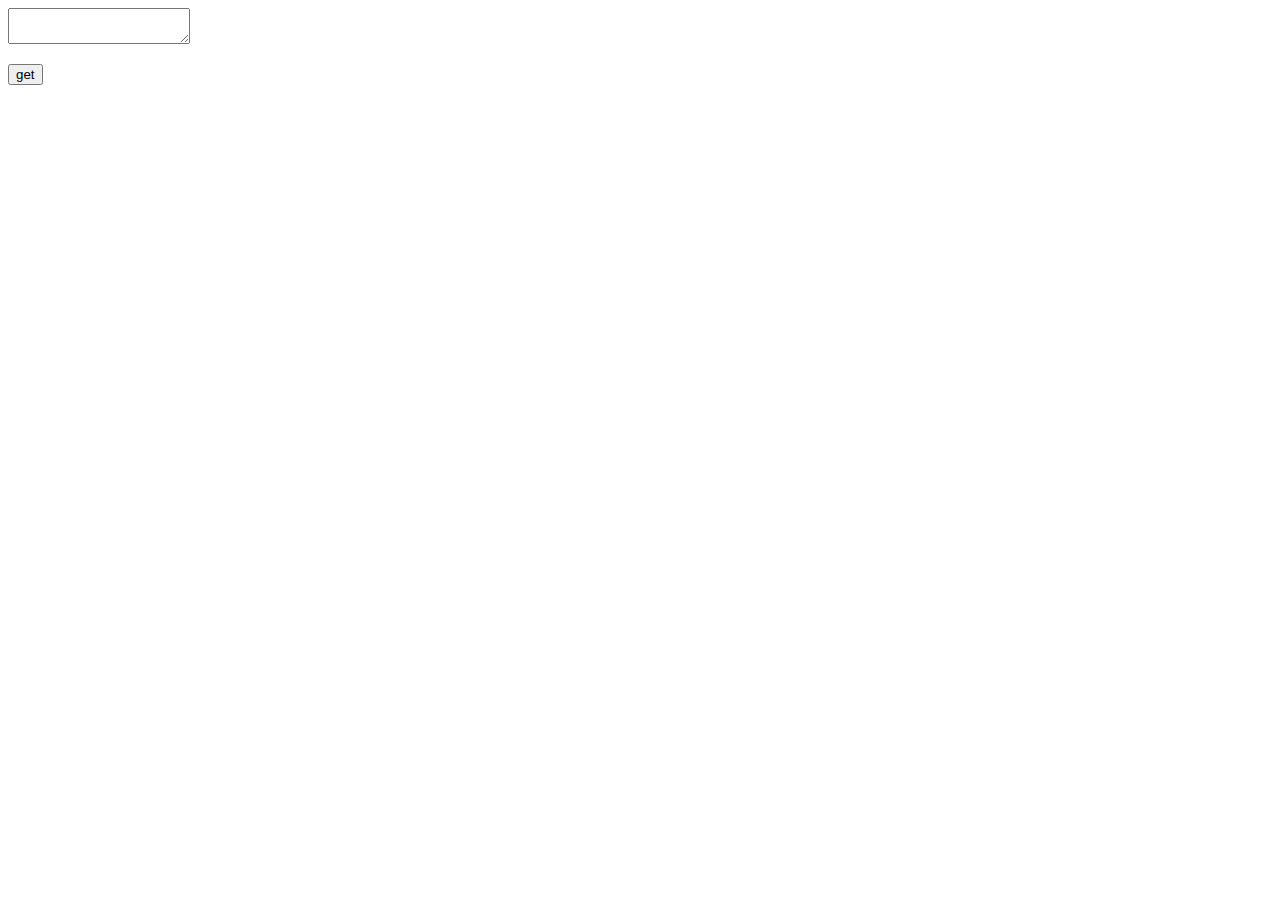
<file: js.html>
<!DOCTYPE html>
<html>
	<meta charset="utf-8">
<body>


<textarea class="text"></textarea>

	<style>
		#text {
			width: 200px;
			height: 200px;
		}
	</style>

<p id="finish"></p>

<button onclick="pickWinner()">get</button>

<script src="script.js"></script>

</body>
</html>
</file>
<file: course.css>
@font-face {
    font-family: 'Berlingske Serif';
    src: url('BerlingskeSerif-ExtraBold.eot');
    src: local('Berlingske Serif Extra Bold'), local('BerlingskeSerif-ExtraBold'),
        url('BerlingskeSerif-ExtraBold.eot?#iefix') format('embedded-opentype'),
        url('BerlingskeSerif-ExtraBold.woff2') format('woff2'),
        url('BerlingskeSerif-ExtraBold.woff') format('woff'),
        url('BerlingskeSerif-ExtraBold.ttf') format('truetype');
    font-weight: 800;
    font-style: normal;
}

@font-face {
    font-family: 'Berlingske Serif';
    src: url('BerlingskeSerif-Md.eot');
    src: local('BerlingskeSerif-Md'),
        url('BerlingskeSerif-Md.eot?#iefix') format('embedded-opentype'),
        url('BerlingskeSerif-Md.woff2') format('woff2'),
        url('BerlingskeSerif-Md.woff') format('woff'),
        url('BerlingskeSerif-Md.ttf') format('truetype');
    font-weight: 500;
    font-style: normal;
}

@font-face {
    font-family: 'Berlingske Serif';
    src: url('BerlingskeSerif-LtItalic.eot');
    src: local('BerlingskeSerif-LtItalic'),
        url('BerlingskeSerif-LtItalic.eot?#iefix') format('embedded-opentype'),
        url('BerlingskeSerif-LtItalic.woff2') format('woff2'),
        url('BerlingskeSerif-LtItalic.woff') format('woff'),
        url('BerlingskeSerif-LtItalic.ttf') format('truetype');
    font-weight: 300;
    font-style: italic;
}

@font-face {
    font-family: 'Berlingske Serif';
    src: url('BerlingskeSerif-BoldItalic.eot');
    src: local('Berlingske Serif Bold Italic'), local('BerlingskeSerif-BoldItalic'),
        url('BerlingskeSerif-BoldItalic.eot?#iefix') format('embedded-opentype'),
        url('BerlingskeSerif-BoldItalic.woff2') format('woff2'),
        url('BerlingskeSerif-BoldItalic.woff') format('woff'),
        url('BerlingskeSerif-BoldItalic.ttf') format('truetype');
    font-weight: bold;
    font-style: italic;
}

@font-face {
    font-family: 'Berlingske Serif';
    src: url('BerlingskeSerif-ExtBdIta.eot');
    src: local('Berlingske Serif ExtBd Ita'), local('BerlingskeSerif-ExtBdIta'),
        url('BerlingskeSerif-ExtBdIta.eot?#iefix') format('embedded-opentype'),
        url('BerlingskeSerif-ExtBdIta.woff2') format('woff2'),
        url('BerlingskeSerif-ExtBdIta.woff') format('woff'),
        url('BerlingskeSerif-ExtBdIta.ttf') format('truetype');
    font-weight: normal;
    font-style: italic;
}

@font-face {
    font-family: 'Berlingske Serif';
    src: url('BerlingskeSerif-SemBdIta.eot');
    src: local('Berlingske Serif SemBd Ita'), local('BerlingskeSerif-SemBdIta'),
        url('BerlingskeSerif-SemBdIta.eot?#iefix') format('embedded-opentype'),
        url('BerlingskeSerif-SemBdIta.woff2') format('woff2'),
        url('BerlingskeSerif-SemBdIta.woff') format('woff'),
        url('BerlingskeSerif-SemBdIta.ttf') format('truetype');
    font-weight: normal;
    font-style: italic;
}

@font-face {
    font-family: 'Berlingske Serif';
    src: url('BerlingskeSerif-SemiBold.eot');
    src: local('Berlingske Serif Semi Bold'), local('BerlingskeSerif-SemiBold'),
        url('BerlingskeSerif-SemiBold.eot?#iefix') format('embedded-opentype'),
        url('BerlingskeSerif-SemiBold.woff2') format('woff2'),
        url('BerlingskeSerif-SemiBold.woff') format('woff'),
        url('BerlingskeSerif-SemiBold.ttf') format('truetype');
    font-weight: 600;
    font-style: normal;
}

@font-face {
    font-family: 'Berlingske Serif';
    src: url('BerlingskeSerif-Lt.eot');
    src: local('BerlingskeSerif-Lt'),
        url('BerlingskeSerif-Lt.eot?#iefix') format('embedded-opentype'),
        url('BerlingskeSerif-Lt.woff2') format('woff2'),
        url('BerlingskeSerif-Lt.woff') format('woff'),
        url('BerlingskeSerif-Lt.ttf') format('truetype');
    font-weight: 300;
    font-style: normal;
}

@font-face {
    font-family: 'Berlingske Serif';
    src: url('BerlingskeSerif-Italic.eot');
    src: local('Berlingske Serif Italic'), local('BerlingskeSerif-Italic'),
        url('BerlingskeSerif-Italic.eot?#iefix') format('embedded-opentype'),
        url('BerlingskeSerif-Italic.woff2') format('woff2'),
        url('BerlingskeSerif-Italic.woff') format('woff'),
        url('BerlingskeSerif-Italic.ttf') format('truetype');
    font-weight: normal;
    font-style: italic;
}

@font-face {
    font-family: 'Berlingske Serif';
    src: url('BerlingskeSerif-Regular.eot');
    src: local('Berlingske Serif Regular'), local('BerlingskeSerif-Regular'),
        url('BerlingskeSerif-Regular.eot?#iefix') format('embedded-opentype'),
        url('BerlingskeSerif-Regular.woff2') format('woff2'),
        url('BerlingskeSerif-Regular.woff') format('woff'),
        url('BerlingskeSerif-Regular.ttf') format('truetype');
    font-weight: normal;
    font-style: normal;
}

@font-face {
    font-family: 'Berlingske Serif';
    src: url('BerlingskeSerif-Bold.eot');
    src: local('Berlingske Serif Bold'), local('BerlingskeSerif-Bold'),
        url('BerlingskeSerif-Bold.eot?#iefix') format('embedded-opentype'),
        url('BerlingskeSerif-Bold.woff2') format('woff2'),
        url('BerlingskeSerif-Bold.woff') format('woff'),
        url('BerlingskeSerif-Bold.ttf') format('truetype');
    font-weight: bold;
    font-style: normal;
}

@font-face {
    font-family: 'Berlingske Serif';
    src: url('BerlingskeSerif-MdItalic.eot');
    src: local('BerlingskeSerif-MdItalic'),
        url('BerlingskeSerif-MdItalic.eot?#iefix') format('embedded-opentype'),
        url('BerlingskeSerif-MdItalic.woff2') format('woff2'),
        url('BerlingskeSerif-MdItalic.woff') format('woff'),
        url('BerlingskeSerif-MdItalic.ttf') format('truetype');
    font-weight: 500;
    font-style: italic;
}

@font-face {
    font-family: 'Berlingske Serif';
    src: url('BerlingskeSerif-BlkItalic.eot');
    src: local('BerlingskeSerif-BlkItalic'),
        url('BerlingskeSerif-BlkItalic.eot?#iefix') format('embedded-opentype'),
        url('BerlingskeSerif-BlkItalic.woff2') format('woff2'),
        url('BerlingskeSerif-BlkItalic.woff') format('woff'),
        url('BerlingskeSerif-BlkItalic.ttf') format('truetype');
    font-weight: 900;
    font-style: italic;
}

@font-face {
    font-family: 'Berlingske Serif';
    src: url('BerlingskeSerif-Blk.eot');
    src: local('BerlingskeSerif-Blk'),
        url('BerlingskeSerif-Blk.eot?#iefix') format('embedded-opentype'),
        url('BerlingskeSerif-Blk.woff2') format('woff2'),
        url('BerlingskeSerif-Blk.woff') format('woff'),
        url('BerlingskeSerif-Blk.ttf') format('truetype');
    font-weight: 900;
    font-style: normal;
}

body {
	margin: 0;
}



.wrapper {
	display: flex;
	flex-direction: column;
	align-items: center;
	justify-content: center;
}

/*up information*/

.upper {
	height: 72px;
	display: flex;
	justify-content: center;
}

.logo{
	height: 29px;
	left: 344px;
	top: 19px;

	font-family: 'Berlingske Serif';
	font-style: normal;
	font-weight: 800;
	font-size: 24px;
	line-height: 36px;
	/* or 150% */
	display: flex;
	align-items: center;
	letter-spacing: 0.07em;

	/* основной текст */
	color: #3F3F46;

}

.more {
	padding-top: 23px;
	padding-left: 23px;
}
#modal {
	display: none;
}

#modal:checked ~ .menu{
	position: absolute;
	width: 320px;
	height: 1600px;
	padding-top: 20px;
	display: flex;
	flex-direction: column;
	transition: .5s all;
	z-index: 100;
	box-shadow: 0px 6px 12px -6px rgba(24, 39, 75, 0.12), 0px 8px 24px -4px rgba(24, 39, 75, 0.08);
	background-color: #fff;
}

.find {
	width: 40px;
	height: 40px;
	background-color: #f3f3f3;
	margin-left: 18px;
	margin-top: 16px;
	border-radius: 50%;
}

.find_img {
	padding-top: 10px;
	padding-left: 10px;
}


.find_text{
	position: absolute;
	width: 160px;
	height: 36px;
	top: 12px;
	left: 450px;

	font-family: 'Berlingske Sans';
	font-style: normal;
	font-weight: 500;
	font-size: 16px;
	line-height: 24px;
	/* or 150% */
	display: flex;
	align-items: center;

	/* третестепенные элементы */
	color: #A1A1AA;
}


.title {
	width: 80px;
	height: 60px;
	margin-left: 8px;
	font-size: 18px;
	margin-top: 16px;

}

.title_word {
	margin-top: 0;
	margin-left: 0;
	text-align: center;
	line-height: 20px;
	letter-spacing: 0.07em;
}


.lan {
	display: flex;
	width: 80px;
	height: 35px;
	background-color: #f3f3f3;
	margin-left: 16px;
	margin-top: 18px;
	border-radius: 8px;
}

.lanin {
	width: 42px;
	height: 100%;
	background-color: #00a8cb;
	border-radius: 8px;

	background: linear-gradient(0deg, #00B6DB, #00B6DB);
	box-shadow: 0px 1px 4px rgba(0, 0, 0, 0.27), 0px 1px 1px rgba(0, 0, 0, 0.08);
}

.lanin_word {
	margin:0;
	font-size: 22px;
	padding-left: 7px;
	padding-top: 4px;
	color: #FFF;
}
.q {
	margin-top: 0;
	padding-top: 3px;
	padding-left: 5px;
	font-size: 22px;
}





.menu {
	display: none;
	position: absolute;
}

.menu_title {
	display: flex;
}

.info {
	padding-top: 34px;
	padding-left: 30px;
}

.menu_title_word {
	padding-left: 10px;
	font-size: 28px;
}



.topics {
	margin-left: 15px;
	width: 290px;
	height: 400px;
	display: flex;
	flex-direction: column;
}
.first {
	width: 290px;
	height: 60px;
	margin-bottom: 10px;
	border-bottom: solid 1px #00a8cb;
}

.first2 {
	width: 290px;
	height: 60px;
	margin-bottom: 10px;
	border-bottom: solid 1px #e4e4e4;
}

.first_topic1 {
	margin-top: 10px;
	margin-bottom: 5px;
	padding-left: 15px;
	font-size: 14px;
	color: #00a8cb;
}
.first_name1 {
	margin-top: 6px;
	padding-left: 15px;
	font-size: 17px;
	color: #00a8cb;
}

.first_topic {
	margin-top: 10px;
	margin-bottom: 5px;
	padding-left: 15px;
	font-size: 14px;
}
.first_name {
	margin-top: 6px;
	padding-left: 15px;
	font-size: 17px;
}

.dictionary {
	width: 320px;
	height: 30px;
	display: flex;
}
.dictionary_img {
	padding-left: 30px;
	padding-top: 7px;
}
.dictionary_word {
	margin-top: 0;
	padding-left: 10px;
	font-size: 28px;
}

.dictionary_text {
	width: 320px;
	height: 100%;
}
.dictionary_text p{
	margin-top: 10px;
	margin-bottom: 0;
	padding-left: 30px;
	font-size: 17px;
}







.cover {
	width: 100%;
	height: 420px;
	background-color: #00a8cb;
	align-items: center;
	justify-content: center;

}

.elements {
	width: 320px;
	height: 420px;
	margin: 0 auto;
}

.first_title {
	position: absolute;
	width: 231px;
	height: 11px;
	left: 16px;
	top: 90px;

	font-family: 'Berlingske Sans';
	font-style: normal;
	font-weight: 500;
	font-size: 12px;
	line-height: 11px;
	
	color: #FFFFFF;
}
.second_title {
	position: absolute;
	width: 268px;
	height: 112px;
	left: 15px;
	top: 60px;

	font-family: 'Berlingske Serif';
	font-style: normal;
	font-weight: 800;
	font-size: 80px;
	line-height: 70px;
	letter-spacing: 0.09em;

	color: #FFFFFF;
}
.third_title {
	position: absolute;
	width: 191px;
	height: 41px;
	left: 16px;
	top: 260px;

	font-family: 'Berlingske Serif';
	font-style: normal;
	font-weight: 500;
	font-size: 12px;
	line-height: 21px;
	letter-spacing: 0.02em;

	color: #FFFFFF;
	z-index: 100;
}

.fourth_title {
	position: absolute;
	width: 94px;
	height: 17px;
	left: 16px;
	top: 372px;

	font-family: 'Berlingske Sans';
	font-style: normal;
	font-weight: 600;
	font-size: 12px;
	line-height: 17px;
	letter-spacing: 0.01em;

	color: #FFFFFF;
}

.fifth_title {
	position: absolute;
	width: 177px;
	height: 64px;
	left: 16px;
	top: 398px;

	font-family: 'Berlingske Serif';
	font-style: normal;
	font-weight: 300;
	font-size: 10px;
	line-height: 16px;
	letter-spacing: 0.03em;

	color: #FFFFFF;
}

/*.sixth_title {
	position: absolute;
	width: 100px;
	margin-top: 0;
	height: 624px;
	left: 70%;
	padding: 0;
	top: 111px;

	font-family: 'Berlingske Serif';
	font-style: normal;
	font-weight: 600;
	font-size: 481px;
	line-height: 624px;
	text-align: center;
	letter-spacing: 0.03em;

	color: #FFFFFF;
}*/

.sixth_title {
	width: 100px;
	position: absolute;
	display: flex;
	margin-top: 10px;
	font-size: 481px;
	margin-left: 45px;
	color: #fff;
	font-family: 'Berlingske Serif';
	font-style: normal;
	font-weight: 600;
	font-size: 481px;
	line-height: 624px;
	text-align: center;
	letter-spacing: 0.03em;
}




.important_information {
	z-index: 10;
	width: 100%;
}
.important_number {
	padding-left: 20px;
	width: 150px;
	margin:0;
	padding-top: 24px;
	font-family: 'Berlingske Serif';
	font-style: normal;
	font-weight: 700;
	font-size: 12px;
	line-height: 18px;
	color: #00A8CB;
}
.important_title {
	padding-left: 20px;
	padding-right: 20px;
	font-family: 'Berlingske Serif';
	font-style: normal;
	font-weight: 600;
	font-size: 24px;
	line-height: 36px;
}
.important_text {
	padding-left: 20px;
	padding-right: 20px;
	font-family: 'Berlingske Serif';



	font-weight: 500;
	font-size: 20px;
	line-height: 30px;
	/* or 150% */
	text-indent: 24px;
}




.tasks_title {
	margin-top: 0;
	padding-left: 10px;
	font-size: 28px;
}

.tasks_text {
	width: 250px;
	margin-left: 30px;
	padding-top: 10px; 
	border-bottom: solid 1px #e4e4e7;
}

.test {
	position: absolute;
	width: 130px;
	margin-left: 55%;
	margin-top: 133px;
}






/*end of up information*/

@media (min-width: 0px){
	.upper {
		width: 100%;
		margin-left: -20px;

	}
	.logo{
		display: none;
	}
	.menu{
		margin-top: 72px;
	}
	.find {
		width: 40px;
		height: 40px;
		background-color: #f3f3f3;
		margin-left: 18px;
		margin-top: 16px;
		border-radius: 50%;
	}
	.find_img {
		padding-top: 10px;
		padding-left: 10px;
	}
	.find_text {
		display: none;
	}


	.title {
		width: 80px;
		height: 60px;
		margin-left: 8px;
		font-size: 18px;
		margin-top: 16px;

	}
	.cover_text{
		width:100%;
	}
	.important_number{
		color: #3F3F46;
	}


	.title_word {
		margin-top: 0;
		margin-left: 0;
		text-align: center;
		line-height: 20px;
		letter-spacing: 0.07em;
	}


	.lan {
		display: flex;
		width: 80px;
		height: 35px;
		background-color: #f3f3f3;
		margin-left: 16px;
		margin-top: 18px;
		border-radius: 8px;
	}

	.lanin {
		width: 42px;
		height: 100%;
		background-color: #00a8cb;
		border-radius: 8px;

		background: linear-gradient(0deg, #00B6DB, #00B6DB);
		box-shadow: 0px 1px 4px rgba(0, 0, 0, 0.27), 0px 1px 1px rgba(0, 0, 0, 0.08);
	}

	.first_title, .second_title, .third_title, .fourth_title, .fifth_title{ padding-right: 2%; padding-left: 2% }
	.sixth_title {     margin-left: 80px;}
	.second_title {
		font-size: 50px;
		line-height: 40px;
   		letter-spacing: 0.05em;
   		top: 80px;
	}
	.third_title{
		top: 200px;
	}
}

@media (min-width: 768px){
	.upper {
		width: 100%;
	}
	.logo{
		display: none;
	}
	.find_text {
		display: flex;
		left: 20%;
		top: 2px;
	}
	.menu{
		margin-top: 72px;
		margin-left: -400px;
	}

	.find {
		width: 450px;
		border-radius: 20px;
	}
	.title {
		display: none;
	}
	.ava {
		width: 40px;
		height: 40px;
		background-color: #c4c4c4;
		margin-left: 18px;
		margin-top: 16px;
		border-radius: 50%;
	}
	.important_information{
		width: 100%;
	}
	.important_number{
		display: none;
	}
	.tasks{
		display: none;
	}
	.first_title, .second_title, .third_title, .fourth_title, .fifth_title{ padding-right: 5%; padding-left: 5% }
	.sixth_title {
		left: 60%;
		right: 0;
		margin-left: 0;
	}
	.test {
		position: absolute;
		width: 130px;
		margin-left: 77%;
		margin-top: 133px;
	}
	.second_title {
		font-size: 80px;
		line-height: 80px;
   		letter-spacing: 0.05em;
   		top: 55px;
	}
	.third_title{
		top: 280px;
	}
}

@media (min-width: 1400px){
	.upper {
		width: 100%;
	}
	.logo{
		display: block;
	}
	.menu{
		margin-top: 500px;
		margin-left: -755px;
	}
	.elements{
		width: 1200px;
	}
	.find {
		width: 730px;
		border-radius: 20px;
	}
	.find_text {
		display: flex;
		left: 27%;
	}
	.title {
		display: none;
	}
	.ava {
		width: 40px;
		height: 40px;
		background-color: #c4c4c4;
		margin-left: 18px;
		margin-top: 16px;
		border-radius: 50%;
	}
	.important_information{
		width: 800px;
		margin-left: 370px;
	}
	.important_number{
		display: block;
		color: #00A8CB;
	}
	.cover_text {
		width: 1000px;
		margin-left: 50px;
	}

	.tasks{
		display: flex;
		flex-direction: column;
	}
	.first_title, .second_title, .third_title, .fourth_title, .fifth_title{ padding-right: 10%; padding-left: 10% }
	.sixth_title {
		padding-right: 5%;
		left: 75%;
	}
	.more {
		display: none;
	}
	.btn{
		display: none;
	}
	.test {
		position: absolute;
		width: 130px;
		margin-left: 75%;
		margin-top: 133px;
	}
	.tasks_title {
		margin-top: 20px;
		padding-left: 200px;
		font-size: 28px;
	}
	.tasks_text {
		width: 600px;
		margin-left: 200px;
		padding-top: 10px; 
		border-bottom: solid 1px #e4e4e7;
	}

}

@media (min-width: 1920px){
	.upper {
		width: 1920px;
		margin-left: 0;
	}
	.logo{
		display: block;
		margin-right: 20px;
	}
	.menu{
		margin-top: 500px;
		margin-left: -800px;
	}
	.elements{
		width: 1200px;
	}
	.find {
		width: 770px;
		border-radius: 20px;
	}
	.find_text {
		display: flex;
		left: 33%;
	}
	.title {
		display: none;
	}
	.ava {
		width: 40px;
		height: 40px;
		background-color: #c4c4c4;
		margin-left: 18px;
		margin-top: 16px;
		border-radius: 50%;
	}
	.important_information{
		width: 800px;
		margin-left: 370px;
	}
	.important_number{
		display: block;
		color: #00A8CB;
	}
	.cover_text {
		width: 1000px;
		margin-left: 300px;
	}

	.tasks{
		display: flex;
		flex-direction: column;
	}
	.first_title, .second_title, .third_title, .fourth_title, .fifth_title{ padding-right: 10%; padding-left: 20% }
	.sixth_title {
		padding-right: 5%;
		left: 67%;
	}
	.more {
		display: none;
	}
	.btn{
		display: none;
	}
	.test {
		position: absolute;
		width: 130px;
		margin-left: 57%;
		margin-top: 133px;
	}
	.tasks_title {
		margin-top: 20px;
		padding-left: 200px;
		font-size: 28px;
	}
	.tasks_text {
		width: 600px;
		margin-left: 200px;
		padding-top: 10px; 
		border-bottom: solid 1px #e4e4e7;
	}
}
</file>
<file: stylesheet.css>
@font-face {
    font-family: 'Berlingske Serif';
    src: url('BerlingskeSerif-ExtraBold.eot');
    src: local('Berlingske Serif Extra Bold'), local('BerlingskeSerif-ExtraBold'),
        url('BerlingskeSerif-ExtraBold.eot?#iefix') format('embedded-opentype'),
        url('BerlingskeSerif-ExtraBold.woff2') format('woff2'),
        url('BerlingskeSerif-ExtraBold.woff') format('woff'),
        url('BerlingskeSerif-ExtraBold.ttf') format('truetype');
    font-weight: 800;
    font-style: normal;
}

@font-face {
    font-family: 'Berlingske Serif';
    src: url('BerlingskeSerif-Md.eot');
    src: local('BerlingskeSerif-Md'),
        url('BerlingskeSerif-Md.eot?#iefix') format('embedded-opentype'),
        url('BerlingskeSerif-Md.woff2') format('woff2'),
        url('BerlingskeSerif-Md.woff') format('woff'),
        url('BerlingskeSerif-Md.ttf') format('truetype');
    font-weight: 500;
    font-style: normal;
}

@font-face {
    font-family: 'Berlingske Serif';
    src: url('BerlingskeSerif-LtItalic.eot');
    src: local('BerlingskeSerif-LtItalic'),
        url('BerlingskeSerif-LtItalic.eot?#iefix') format('embedded-opentype'),
        url('BerlingskeSerif-LtItalic.woff2') format('woff2'),
        url('BerlingskeSerif-LtItalic.woff') format('woff'),
        url('BerlingskeSerif-LtItalic.ttf') format('truetype');
    font-weight: 300;
    font-style: italic;
}

@font-face {
    font-family: 'Berlingske Serif';
    src: url('BerlingskeSerif-BoldItalic.eot');
    src: local('Berlingske Serif Bold Italic'), local('BerlingskeSerif-BoldItalic'),
        url('BerlingskeSerif-BoldItalic.eot?#iefix') format('embedded-opentype'),
        url('BerlingskeSerif-BoldItalic.woff2') format('woff2'),
        url('BerlingskeSerif-BoldItalic.woff') format('woff'),
        url('BerlingskeSerif-BoldItalic.ttf') format('truetype');
    font-weight: bold;
    font-style: italic;
}

@font-face {
    font-family: 'Berlingske Serif';
    src: url('BerlingskeSerif-ExtBdIta.eot');
    src: local('Berlingske Serif ExtBd Ita'), local('BerlingskeSerif-ExtBdIta'),
        url('BerlingskeSerif-ExtBdIta.eot?#iefix') format('embedded-opentype'),
        url('BerlingskeSerif-ExtBdIta.woff2') format('woff2'),
        url('BerlingskeSerif-ExtBdIta.woff') format('woff'),
        url('BerlingskeSerif-ExtBdIta.ttf') format('truetype');
    font-weight: normal;
    font-style: italic;
}

@font-face {
    font-family: 'Berlingske Serif';
    src: url('BerlingskeSerif-SemBdIta.eot');
    src: local('Berlingske Serif SemBd Ita'), local('BerlingskeSerif-SemBdIta'),
        url('BerlingskeSerif-SemBdIta.eot?#iefix') format('embedded-opentype'),
        url('BerlingskeSerif-SemBdIta.woff2') format('woff2'),
        url('BerlingskeSerif-SemBdIta.woff') format('woff'),
        url('BerlingskeSerif-SemBdIta.ttf') format('truetype');
    font-weight: normal;
    font-style: italic;
}

@font-face {
    font-family: 'Berlingske Serif';
    src: url('BerlingskeSerif-SemiBold.eot');
    src: local('Berlingske Serif Semi Bold'), local('BerlingskeSerif-SemiBold'),
        url('BerlingskeSerif-SemiBold.eot?#iefix') format('embedded-opentype'),
        url('BerlingskeSerif-SemiBold.woff2') format('woff2'),
        url('BerlingskeSerif-SemiBold.woff') format('woff'),
        url('BerlingskeSerif-SemiBold.ttf') format('truetype');
    font-weight: 600;
    font-style: normal;
}

@font-face {
    font-family: 'Berlingske Serif';
    src: url('BerlingskeSerif-Lt.eot');
    src: local('BerlingskeSerif-Lt'),
        url('BerlingskeSerif-Lt.eot?#iefix') format('embedded-opentype'),
        url('BerlingskeSerif-Lt.woff2') format('woff2'),
        url('BerlingskeSerif-Lt.woff') format('woff'),
        url('BerlingskeSerif-Lt.ttf') format('truetype');
    font-weight: 300;
    font-style: normal;
}

@font-face {
    font-family: 'Berlingske Serif';
    src: url('BerlingskeSerif-Italic.eot');
    src: local('Berlingske Serif Italic'), local('BerlingskeSerif-Italic'),
        url('BerlingskeSerif-Italic.eot?#iefix') format('embedded-opentype'),
        url('BerlingskeSerif-Italic.woff2') format('woff2'),
        url('BerlingskeSerif-Italic.woff') format('woff'),
        url('BerlingskeSerif-Italic.ttf') format('truetype');
    font-weight: normal;
    font-style: italic;
}

@font-face {
    font-family: 'Berlingske Serif';
    src: url('BerlingskeSerif-Regular.eot');
    src: local('Berlingske Serif Regular'), local('BerlingskeSerif-Regular'),
        url('BerlingskeSerif-Regular.eot?#iefix') format('embedded-opentype'),
        url('BerlingskeSerif-Regular.woff2') format('woff2'),
        url('BerlingskeSerif-Regular.woff') format('woff'),
        url('BerlingskeSerif-Regular.ttf') format('truetype');
    font-weight: normal;
    font-style: normal;
}

@font-face {
    font-family: 'Berlingske Serif';
    src: url('BerlingskeSerif-Bold.eot');
    src: local('Berlingske Serif Bold'), local('BerlingskeSerif-Bold'),
        url('BerlingskeSerif-Bold.eot?#iefix') format('embedded-opentype'),
        url('BerlingskeSerif-Bold.woff2') format('woff2'),
        url('BerlingskeSerif-Bold.woff') format('woff'),
        url('BerlingskeSerif-Bold.ttf') format('truetype');
    font-weight: bold;
    font-style: normal;
}

@font-face {
    font-family: 'Berlingske Serif';
    src: url('BerlingskeSerif-MdItalic.eot');
    src: local('BerlingskeSerif-MdItalic'),
        url('BerlingskeSerif-MdItalic.eot?#iefix') format('embedded-opentype'),
        url('BerlingskeSerif-MdItalic.woff2') format('woff2'),
        url('BerlingskeSerif-MdItalic.woff') format('woff'),
        url('BerlingskeSerif-MdItalic.ttf') format('truetype');
    font-weight: 500;
    font-style: italic;
}

@font-face {
    font-family: 'Berlingske Serif';
    src: url('BerlingskeSerif-BlkItalic.eot');
    src: local('BerlingskeSerif-BlkItalic'),
        url('BerlingskeSerif-BlkItalic.eot?#iefix') format('embedded-opentype'),
        url('BerlingskeSerif-BlkItalic.woff2') format('woff2'),
        url('BerlingskeSerif-BlkItalic.woff') format('woff'),
        url('BerlingskeSerif-BlkItalic.ttf') format('truetype');
    font-weight: 900;
    font-style: italic;
}

@font-face {
    font-family: 'Berlingske Serif';
    src: url('BerlingskeSerif-Blk.eot');
    src: local('BerlingskeSerif-Blk'),
        url('BerlingskeSerif-Blk.eot?#iefix') format('embedded-opentype'),
        url('BerlingskeSerif-Blk.woff2') format('woff2'),
        url('BerlingskeSerif-Blk.woff') format('woff'),
        url('BerlingskeSerif-Blk.ttf') format('truetype');
    font-weight: 900;
    font-style: normal;
}
</file>
